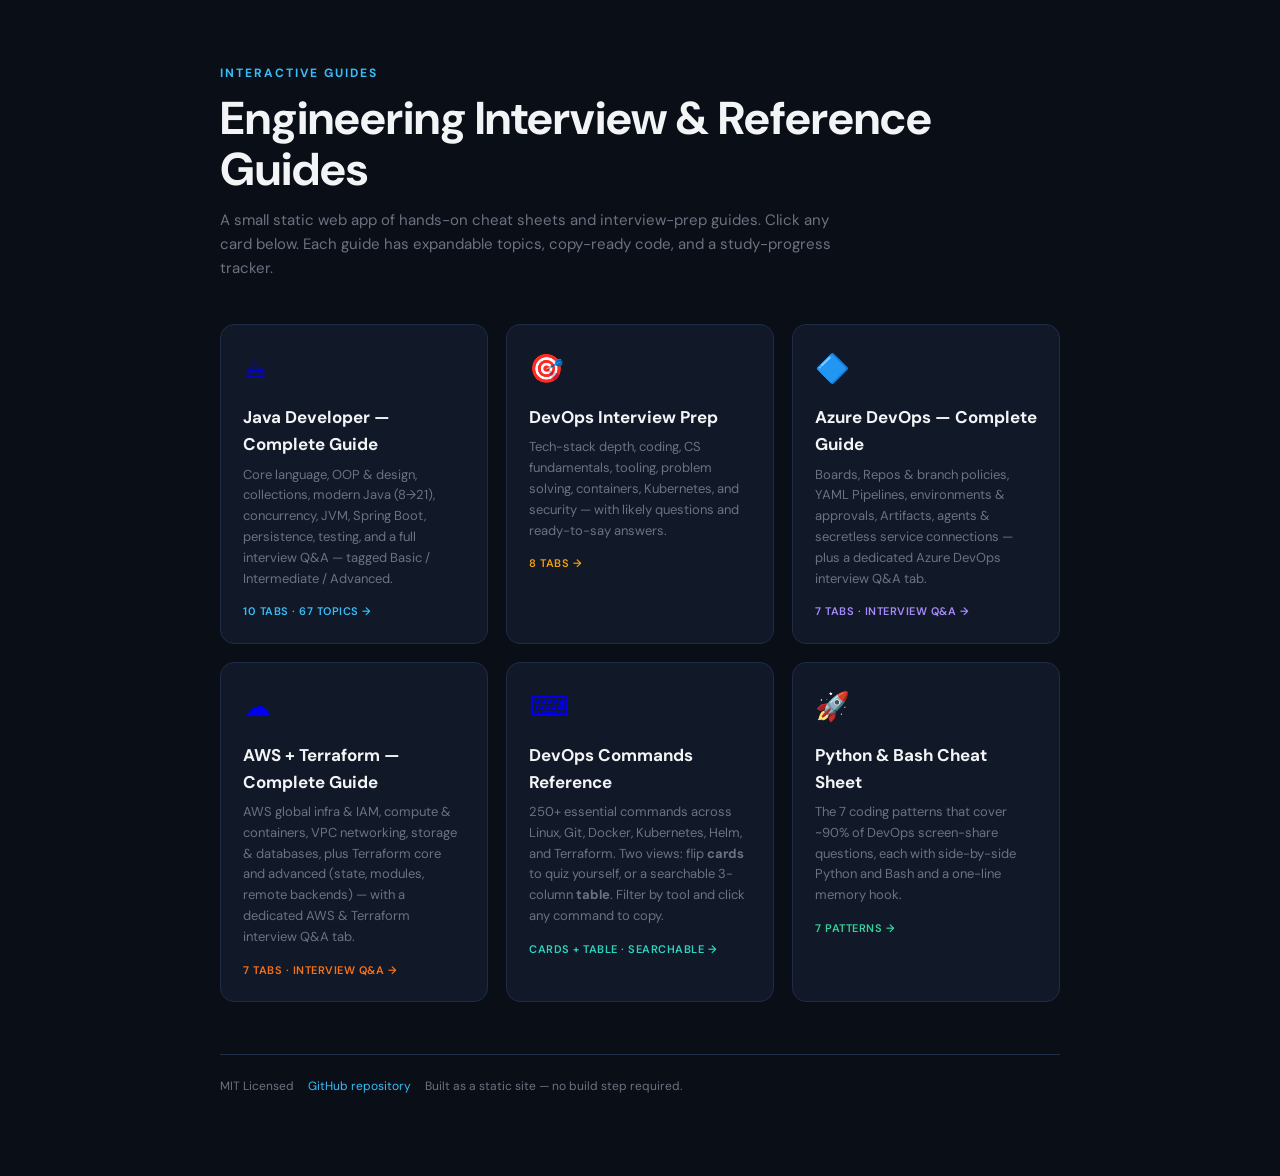
<file: index.html>
<!DOCTYPE html>
<html lang="en">
<head>
<meta charset="UTF-8">
<meta name="viewport" content="width=device-width, initial-scale=1.0">
<title>Engineering Interview & Reference Guides</title>
<meta name="description" content="Interactive cheat sheets and interview-prep guides for Java engineers and DevOps practitioners.">
<link href="https://fonts.googleapis.com/css2?family=DM+Sans:wght@400;500;600;700&display=swap" rel="stylesheet">
<link rel="stylesheet" href="assets/css/landing.css">
</head>
<body>
<div class="wrap">
  <header class="hero">
    <div class="eyebrow">Interactive Guides</div>
    <h1>Engineering Interview &amp; Reference Guides</h1>
    <p class="lede">A small static web app of hands-on cheat sheets and interview-prep guides. Click any card below. Each guide has expandable topics, copy-ready code, and a study-progress tracker.</p>
  </header>

  <main class="grid">
    <a class="card" href="java_developer_guide.html" style="--accent-card: var(--accent1)">
      <div class="card-icon">☕</div>
      <div class="card-title">Java Developer — Complete Guide</div>
      <div class="card-desc">Core language, OOP &amp; design, collections, modern Java (8→21), concurrency, JVM, Spring Boot, persistence, testing, and a full interview Q&amp;A — tagged Basic / Intermediate / Advanced.</div>
      <div class="card-meta">10 tabs · 67 topics →</div>
    </a>

    <a class="card" href="devops_full_interview_prep.html" style="--accent-card: var(--accent2)">
      <div class="card-icon">🎯</div>
      <div class="card-title">DevOps Interview Prep</div>
      <div class="card-desc">Tech-stack depth, coding, CS fundamentals, tooling, problem solving, containers, Kubernetes, and security — with likely questions and ready-to-say answers.</div>
      <div class="card-meta">8 tabs →</div>
    </a>

    <a class="card" href="azure_devops_guide.html" style="--accent-card: var(--accent4)">
      <div class="card-icon">🔷</div>
      <div class="card-title">Azure DevOps — Complete Guide</div>
      <div class="card-desc">Boards, Repos &amp; branch policies, YAML Pipelines, environments &amp; approvals, Artifacts, agents &amp; secretless service connections — plus a dedicated Azure DevOps interview Q&amp;A tab.</div>
      <div class="card-meta">7 tabs · interview Q&amp;A →</div>
    </a>

    <a class="card" href="aws_terraform_guide.html" style="--accent-card: var(--accent8)">
      <div class="card-icon">☁️</div>
      <div class="card-title">AWS + Terraform — Complete Guide</div>
      <div class="card-desc">AWS global infra &amp; IAM, compute &amp; containers, VPC networking, storage &amp; databases, plus Terraform core and advanced (state, modules, remote backends) — with a dedicated AWS &amp; Terraform interview Q&amp;A tab.</div>
      <div class="card-meta">7 tabs · interview Q&amp;A →</div>
    </a>

    <a class="card" href="devops_commands.html" style="--accent-card: var(--accent6)">
      <div class="card-icon">⌨️</div>
      <div class="card-title">DevOps Commands Reference</div>
      <div class="card-desc">250+ essential commands across Linux, Git, Docker, Kubernetes, Helm, and Terraform. Two views: flip <strong>cards</strong> to quiz yourself, or a searchable 3-column <strong>table</strong>. Filter by tool and click any command to copy.</div>
      <div class="card-meta">cards + table · searchable →</div>
    </a>

    <a class="card" href="devops_code_cheatsheet.html" style="--accent-card: var(--accent3)">
      <div class="card-icon">🚀</div>
      <div class="card-title">Python &amp; Bash Cheat Sheet</div>
      <div class="card-desc">The 7 coding patterns that cover ~90% of DevOps screen-share questions, each with side-by-side Python and Bash and a one-line memory hook.</div>
      <div class="card-meta">7 patterns →</div>
    </a>
  </main>

  <footer class="footer">
    <span>MIT Licensed</span>
    <a href="https://github.com/ahafarag/devops_cheat_sheet">GitHub repository</a>
    <span>Built as a static site — no build step required.</span>
  </footer>
</div>
</body>
</html>
</file>
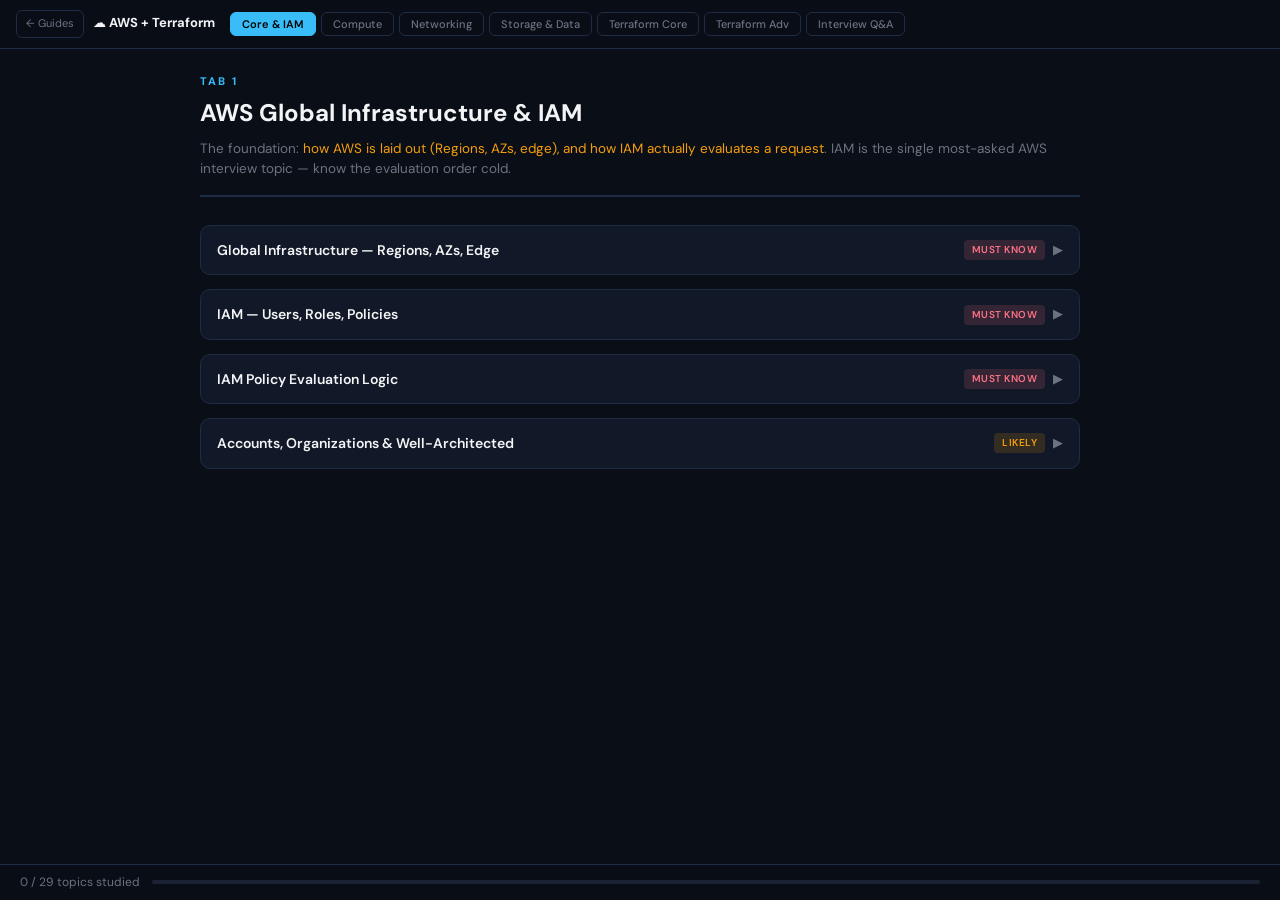
<file: aws_terraform_guide.html>
<!DOCTYPE html>
<html lang="en">
<head>
<meta charset="UTF-8">
<meta name="viewport" content="width=device-width, initial-scale=1.0">
<title>AWS + Terraform — Complete Guide</title>
<link href="https://fonts.googleapis.com/css2?family=JetBrains+Mono:wght@400;600&family=DM+Sans:wght@400;500;600;700&display=swap" rel="stylesheet">
<link rel="stylesheet" href="assets/css/guide.css">
</head>
<body>
<div class="topbar" id="topbar">
  <a class="home-link" href="index.html">← Guides</a>
  <span class="topbar-title" id="guide-title"></span>
</div>
<div class="main" id="main"></div>
<div class="progress-bar">
  <span id="prog-text">0 / 0 topics studied</span>
  <div class="progress-track"><div class="progress-fill" id="prog-fill" style="width:0%"></div></div>
</div>
<script>window.GUIDE_TITLE = '☁️ AWS + Terraform';</script>
<script src="assets/js/data/aws-terraform/01-core-iam.js"></script>
<script src="assets/js/data/aws-terraform/02-compute.js"></script>
<script src="assets/js/data/aws-terraform/03-networking.js"></script>
<script src="assets/js/data/aws-terraform/04-storage-data.js"></script>
<script src="assets/js/data/aws-terraform/05-terraform-core.js"></script>
<script src="assets/js/data/aws-terraform/06-terraform-advanced.js"></script>
<script src="assets/js/data/aws-terraform/07-interview-qa.js"></script>
<script src="assets/js/guide-renderer.js"></script>
</body>
</html>
</file>
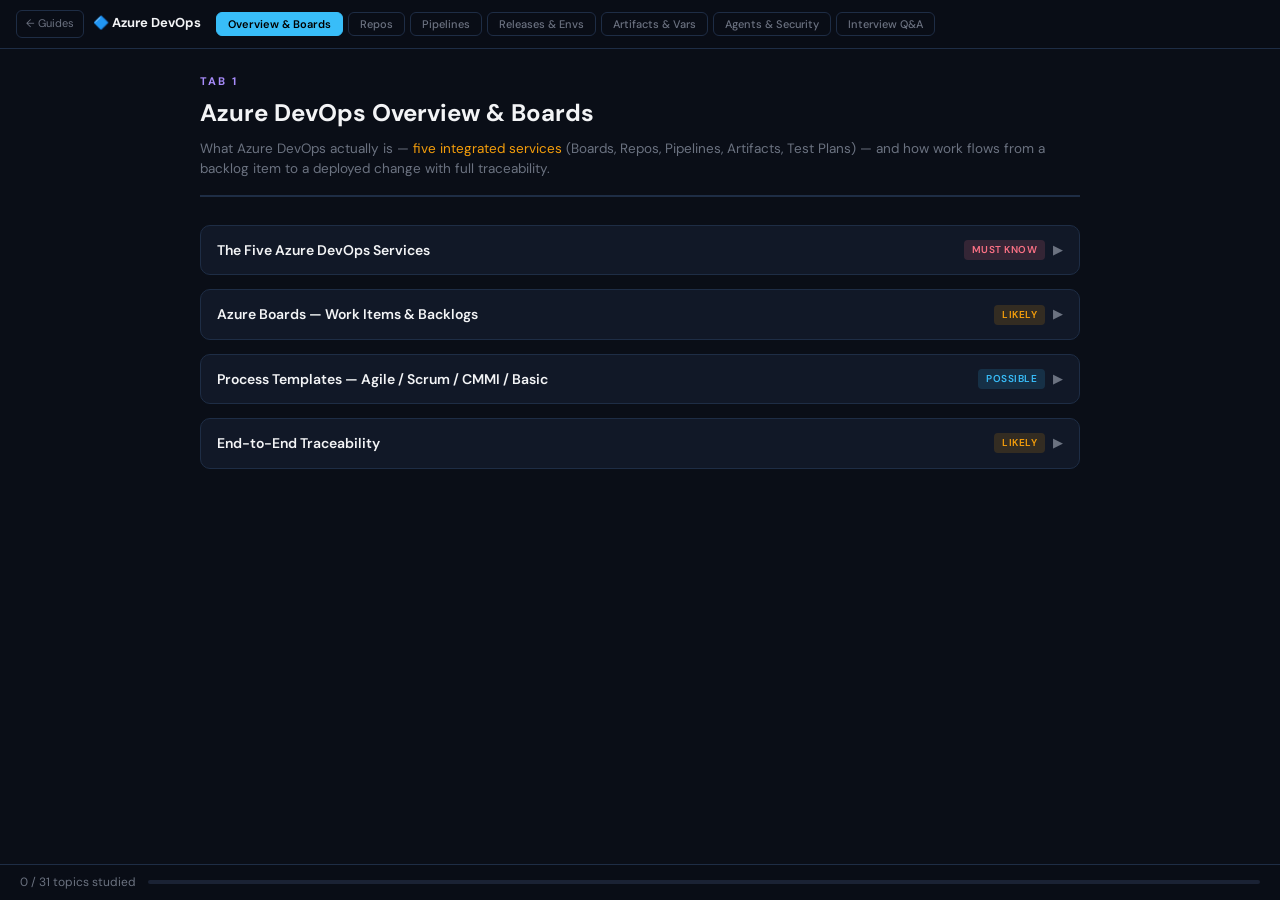
<file: azure_devops_guide.html>
<!DOCTYPE html>
<html lang="en">
<head>
<meta charset="UTF-8">
<meta name="viewport" content="width=device-width, initial-scale=1.0">
<title>Azure DevOps — Complete Guide</title>
<link href="https://fonts.googleapis.com/css2?family=JetBrains+Mono:wght@400;600&family=DM+Sans:wght@400;500;600;700&display=swap" rel="stylesheet">
<link rel="stylesheet" href="assets/css/guide.css">
</head>
<body>
<div class="topbar" id="topbar">
  <a class="home-link" href="index.html">← Guides</a>
  <span class="topbar-title" id="guide-title"></span>
</div>
<div class="main" id="main"></div>
<div class="progress-bar">
  <span id="prog-text">0 / 0 topics studied</span>
  <div class="progress-track"><div class="progress-fill" id="prog-fill" style="width:0%"></div></div>
</div>
<script>window.GUIDE_TITLE = '🔷 Azure DevOps';</script>
<script src="assets/js/data/azure-devops/01-overview-boards.js"></script>
<script src="assets/js/data/azure-devops/02-repos.js"></script>
<script src="assets/js/data/azure-devops/03-pipelines.js"></script>
<script src="assets/js/data/azure-devops/04-releases-environments.js"></script>
<script src="assets/js/data/azure-devops/05-artifacts-variables.js"></script>
<script src="assets/js/data/azure-devops/06-agents-security.js"></script>
<script src="assets/js/data/azure-devops/07-interview-qa.js"></script>
<script src="assets/js/guide-renderer.js"></script>
</body>
</html>
</file>
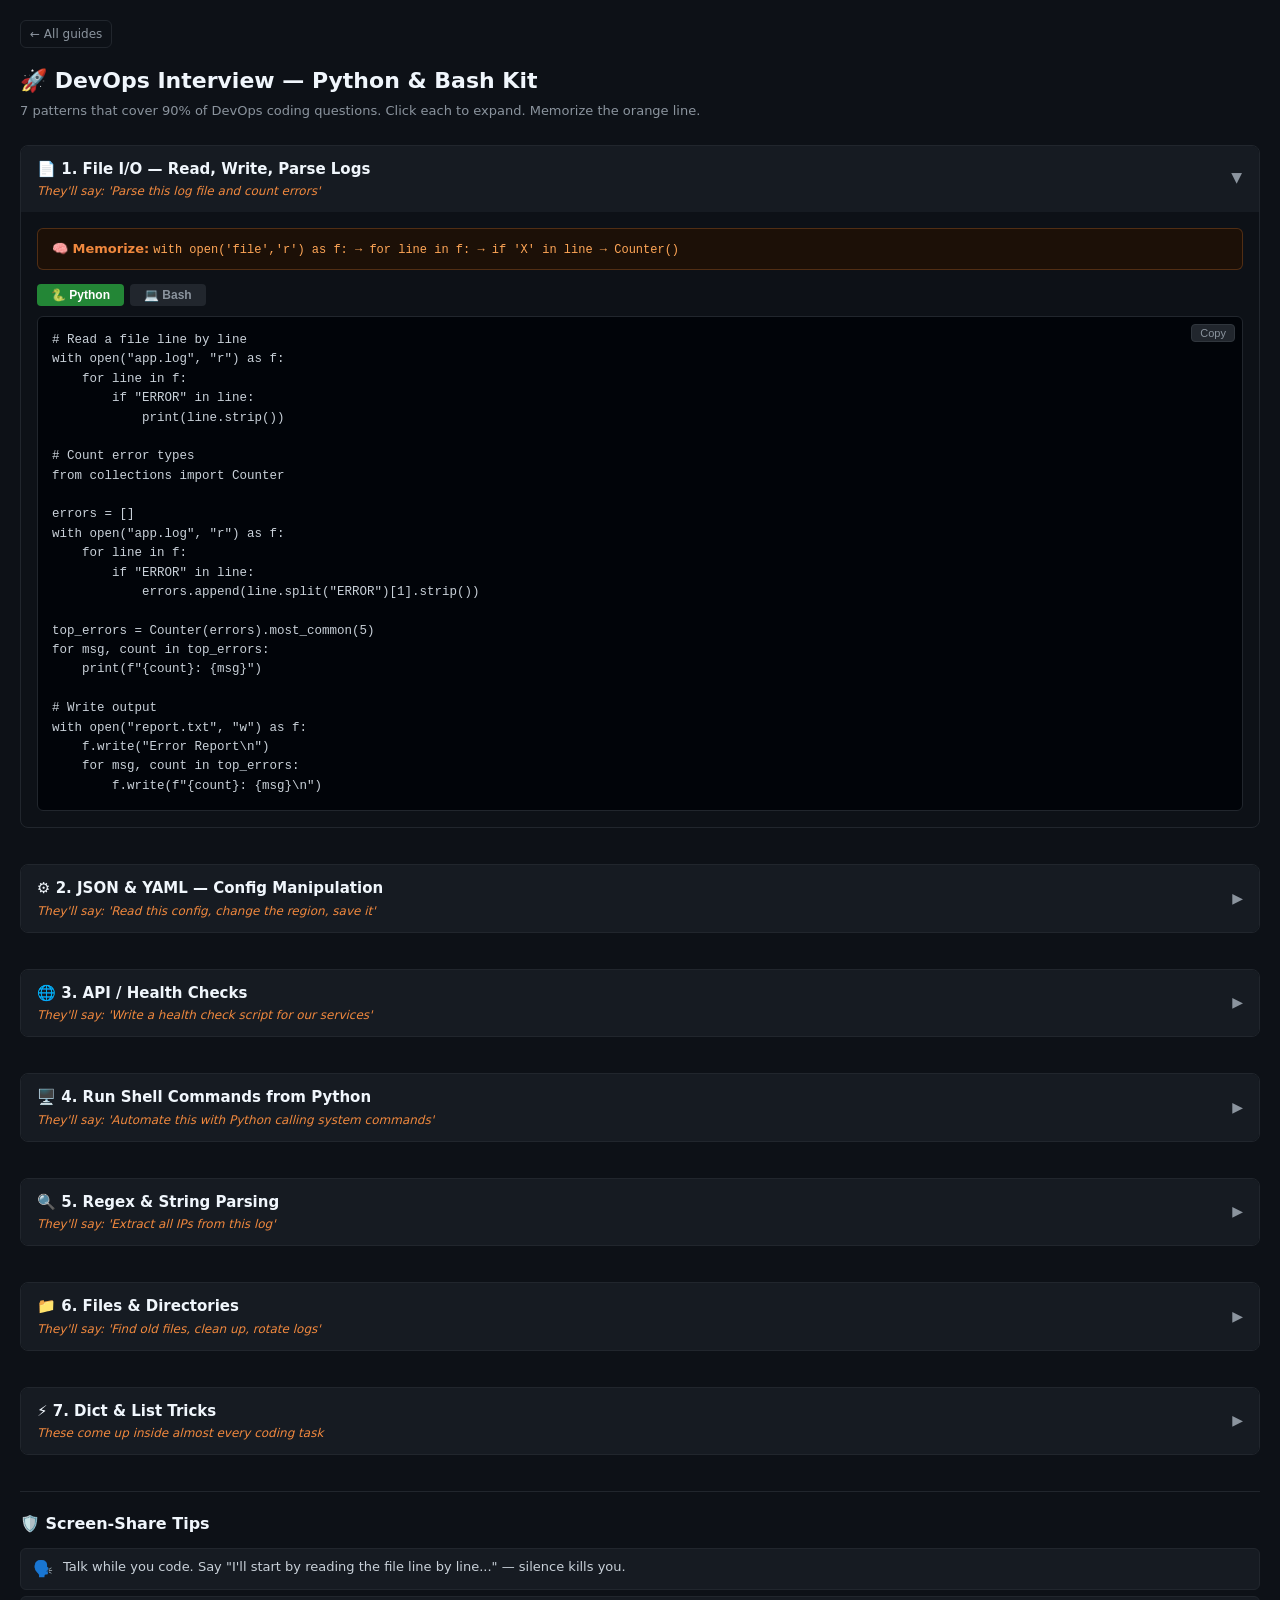
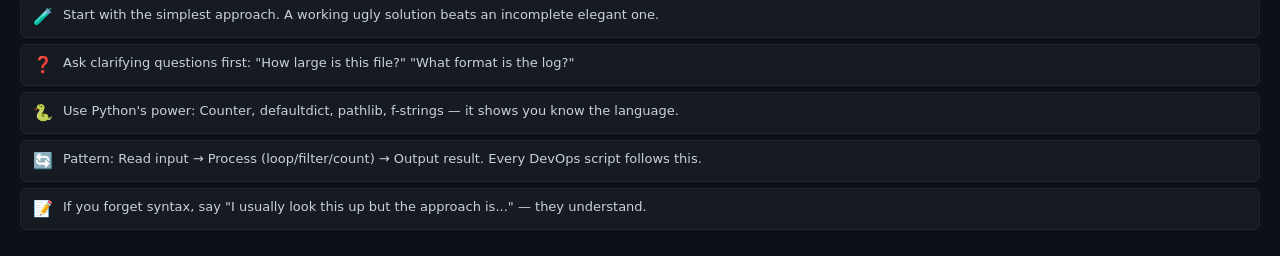
<file: devops_code_cheatsheet.html>
<!DOCTYPE html>
<html lang="en">
<head>
<meta charset="UTF-8">
<meta name="viewport" content="width=device-width, initial-scale=1.0">
<title>DevOps Interview — Python &amp; Bash Cheat Sheet</title>
<link rel="stylesheet" href="assets/css/cheatsheet.css">
</head>
<body>

<a class="home-link" href="index.html">← All guides</a>

<h1>🚀 DevOps Interview — Python &amp; Bash Kit</h1>
<p class="subtitle">7 patterns that cover 90% of DevOps coding questions. Click each to expand. Memorize the orange line.</p>

<div id="sections"></div>

<div class="tips">
  <h2>🛡️ Screen-Share Tips</h2>
  <div class="tip"><span class="tip-icon">🗣️</span><span>Talk while you code. Say "I'll start by reading the file line by line..." — silence kills you.</span></div>
  <div class="tip"><span class="tip-icon">🧪</span><span>Start with the simplest approach. A working ugly solution beats an incomplete elegant one.</span></div>
  <div class="tip"><span class="tip-icon">❓</span><span>Ask clarifying questions first: "How large is this file?" "What format is the log?"</span></div>
  <div class="tip"><span class="tip-icon">🐍</span><span>Use Python's power: Counter, defaultdict, pathlib, f-strings — it shows you know the language.</span></div>
  <div class="tip"><span class="tip-icon">🔄</span><span>Pattern: Read input → Process (loop/filter/count) → Output result. Every DevOps script follows this.</span></div>
  <div class="tip"><span class="tip-icon">📝</span><span>If you forget syntax, say "I usually look this up but the approach is..." — they understand.</span></div>
</div>

<!-- Section data (one file per pattern) -->
<script src="assets/js/data/devops-cheatsheet/01-file-io.js"></script>
<script src="assets/js/data/devops-cheatsheet/02-json-yaml.js"></script>
<script src="assets/js/data/devops-cheatsheet/03-api-health.js"></script>
<script src="assets/js/data/devops-cheatsheet/04-shell-commands.js"></script>
<script src="assets/js/data/devops-cheatsheet/05-regex-strings.js"></script>
<script src="assets/js/data/devops-cheatsheet/06-files-dirs.js"></script>
<script src="assets/js/data/devops-cheatsheet/07-dict-list-tricks.js"></script>
<!-- Renderer (must load last) -->
<script src="assets/js/cheatsheet-renderer.js"></script>
</body>
</html>
</file>
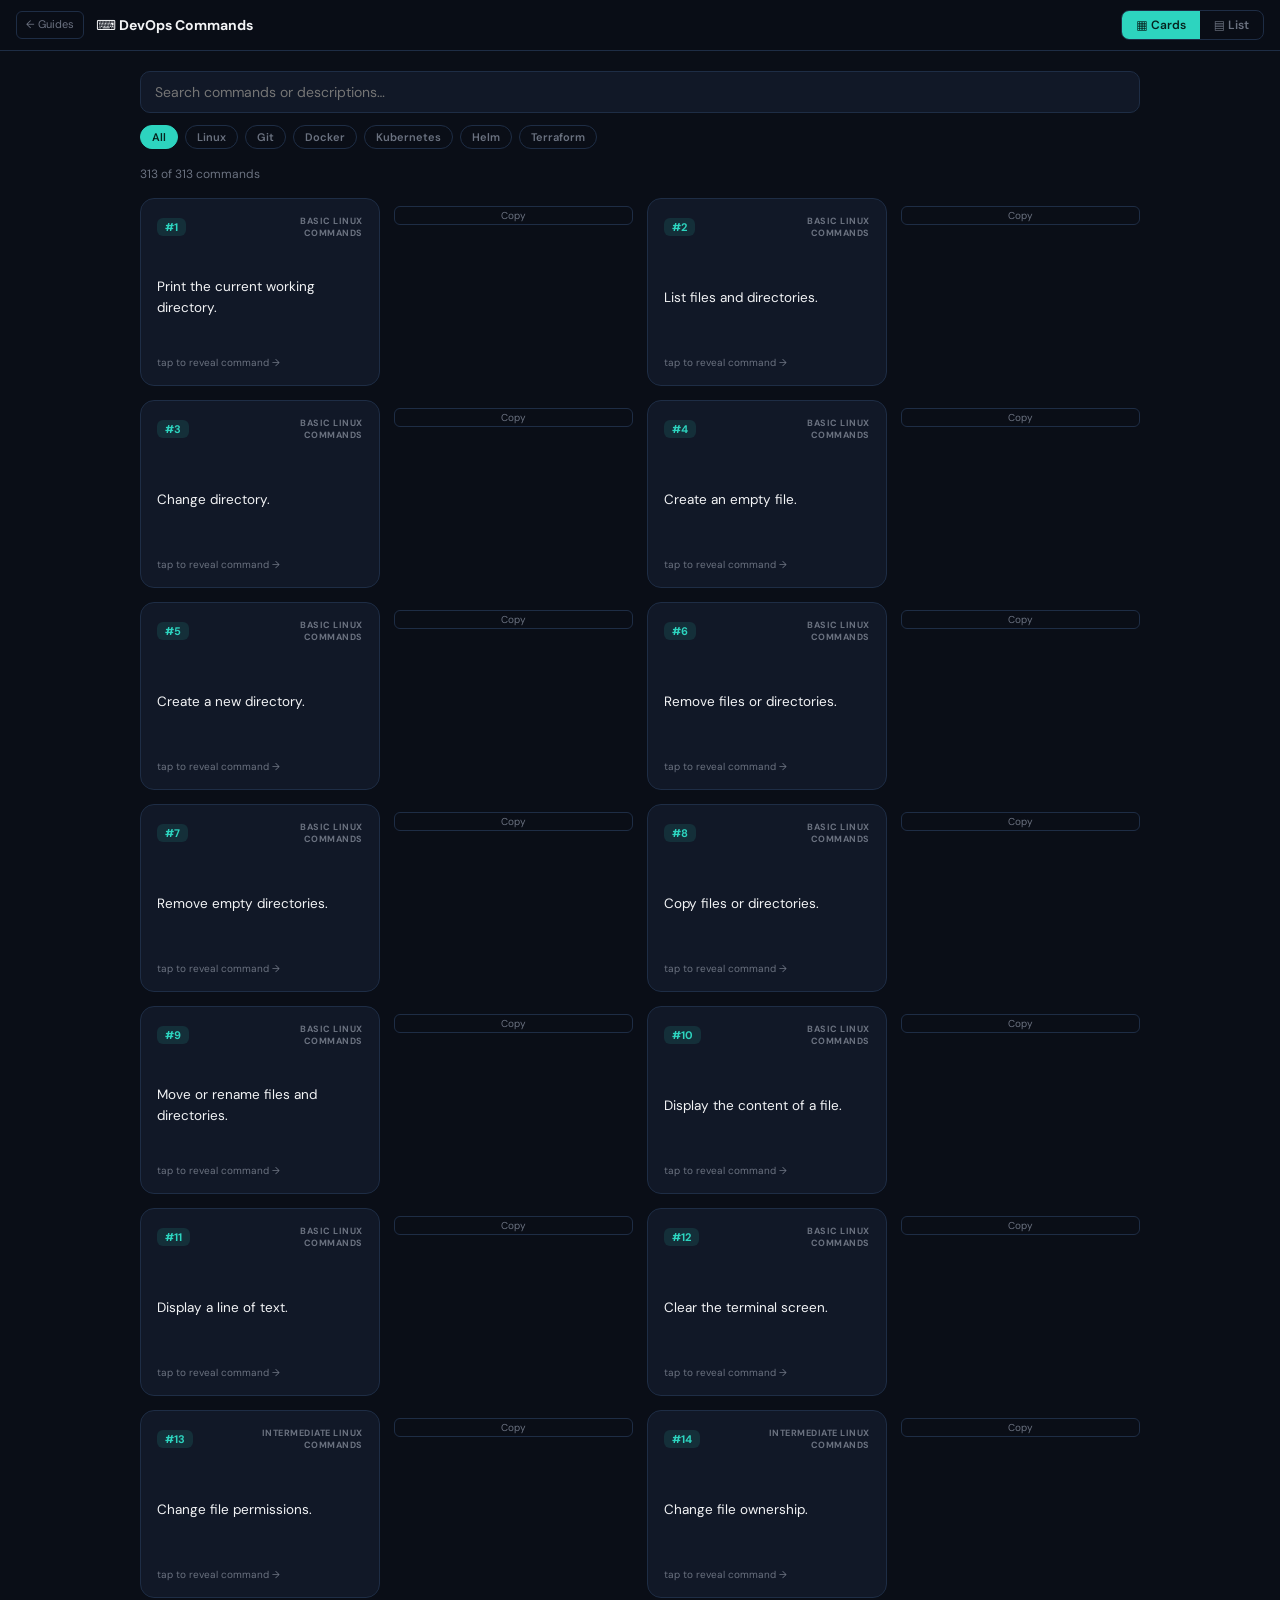
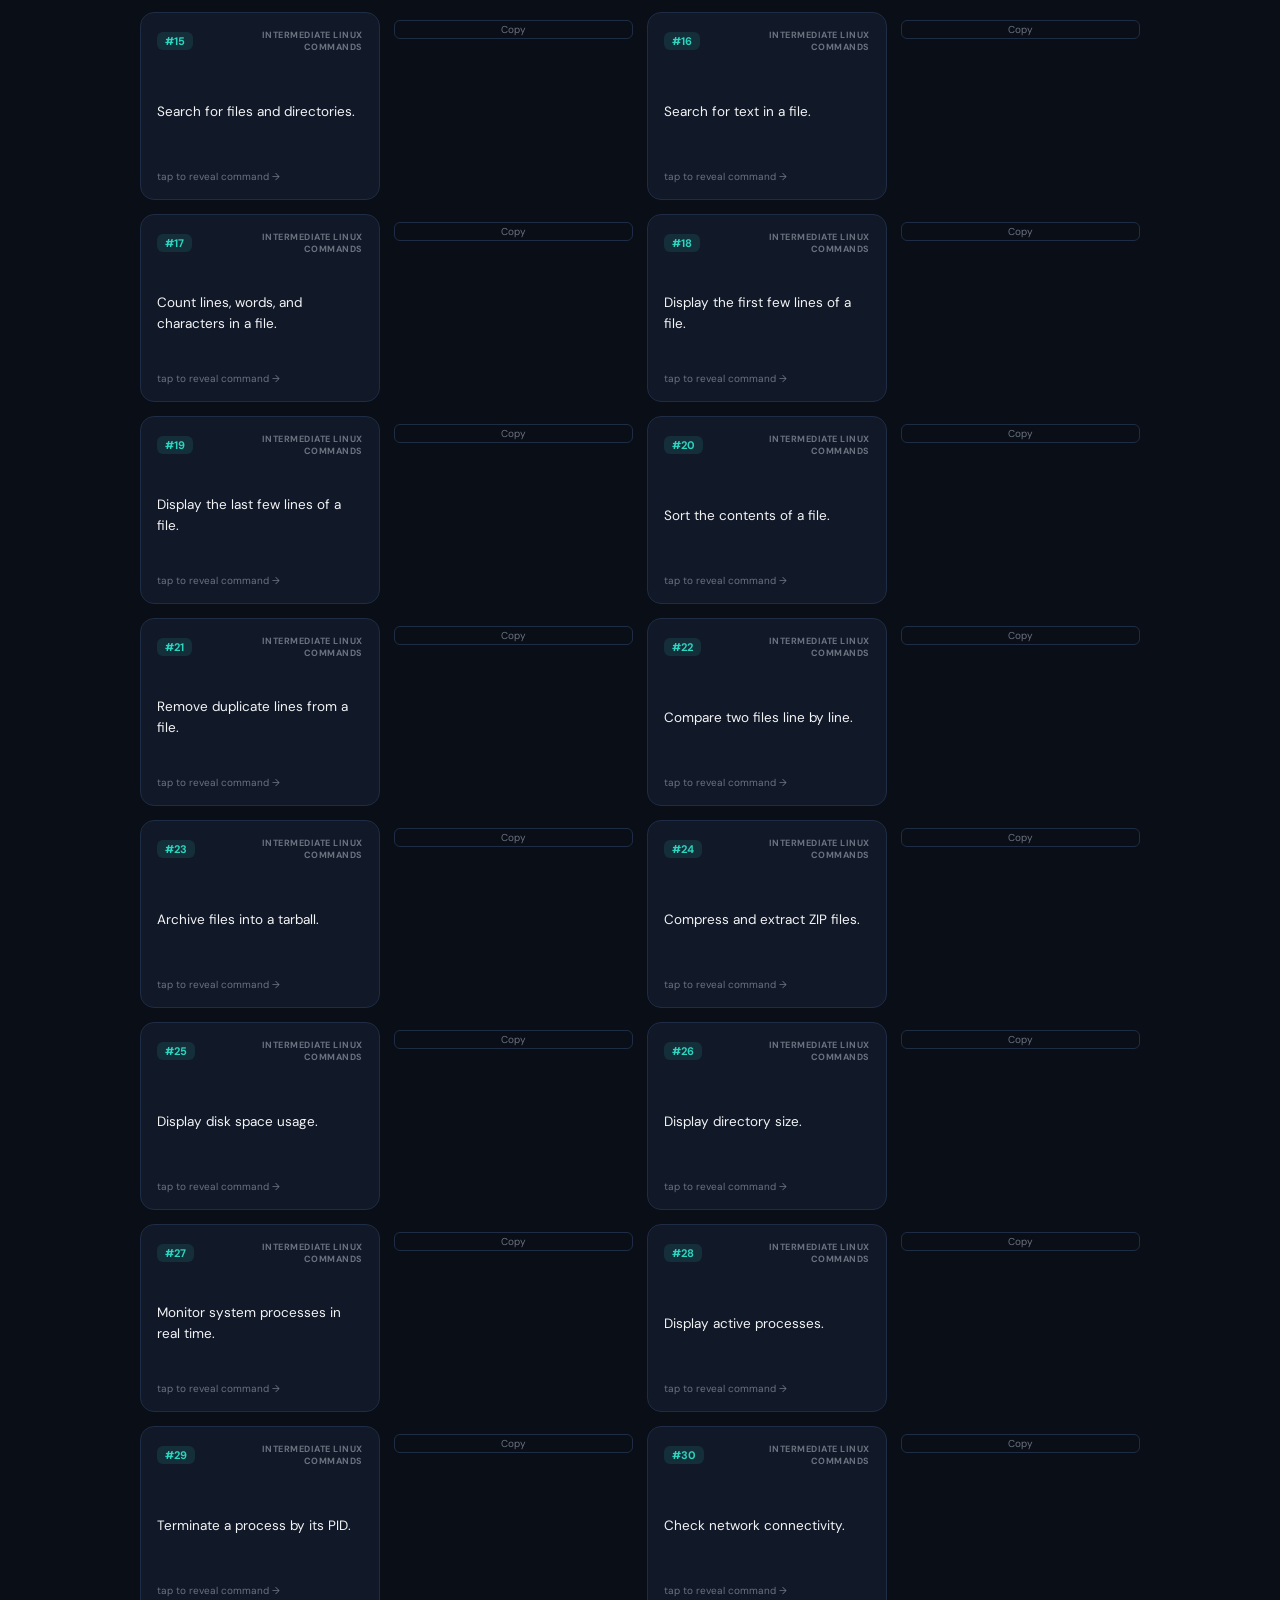
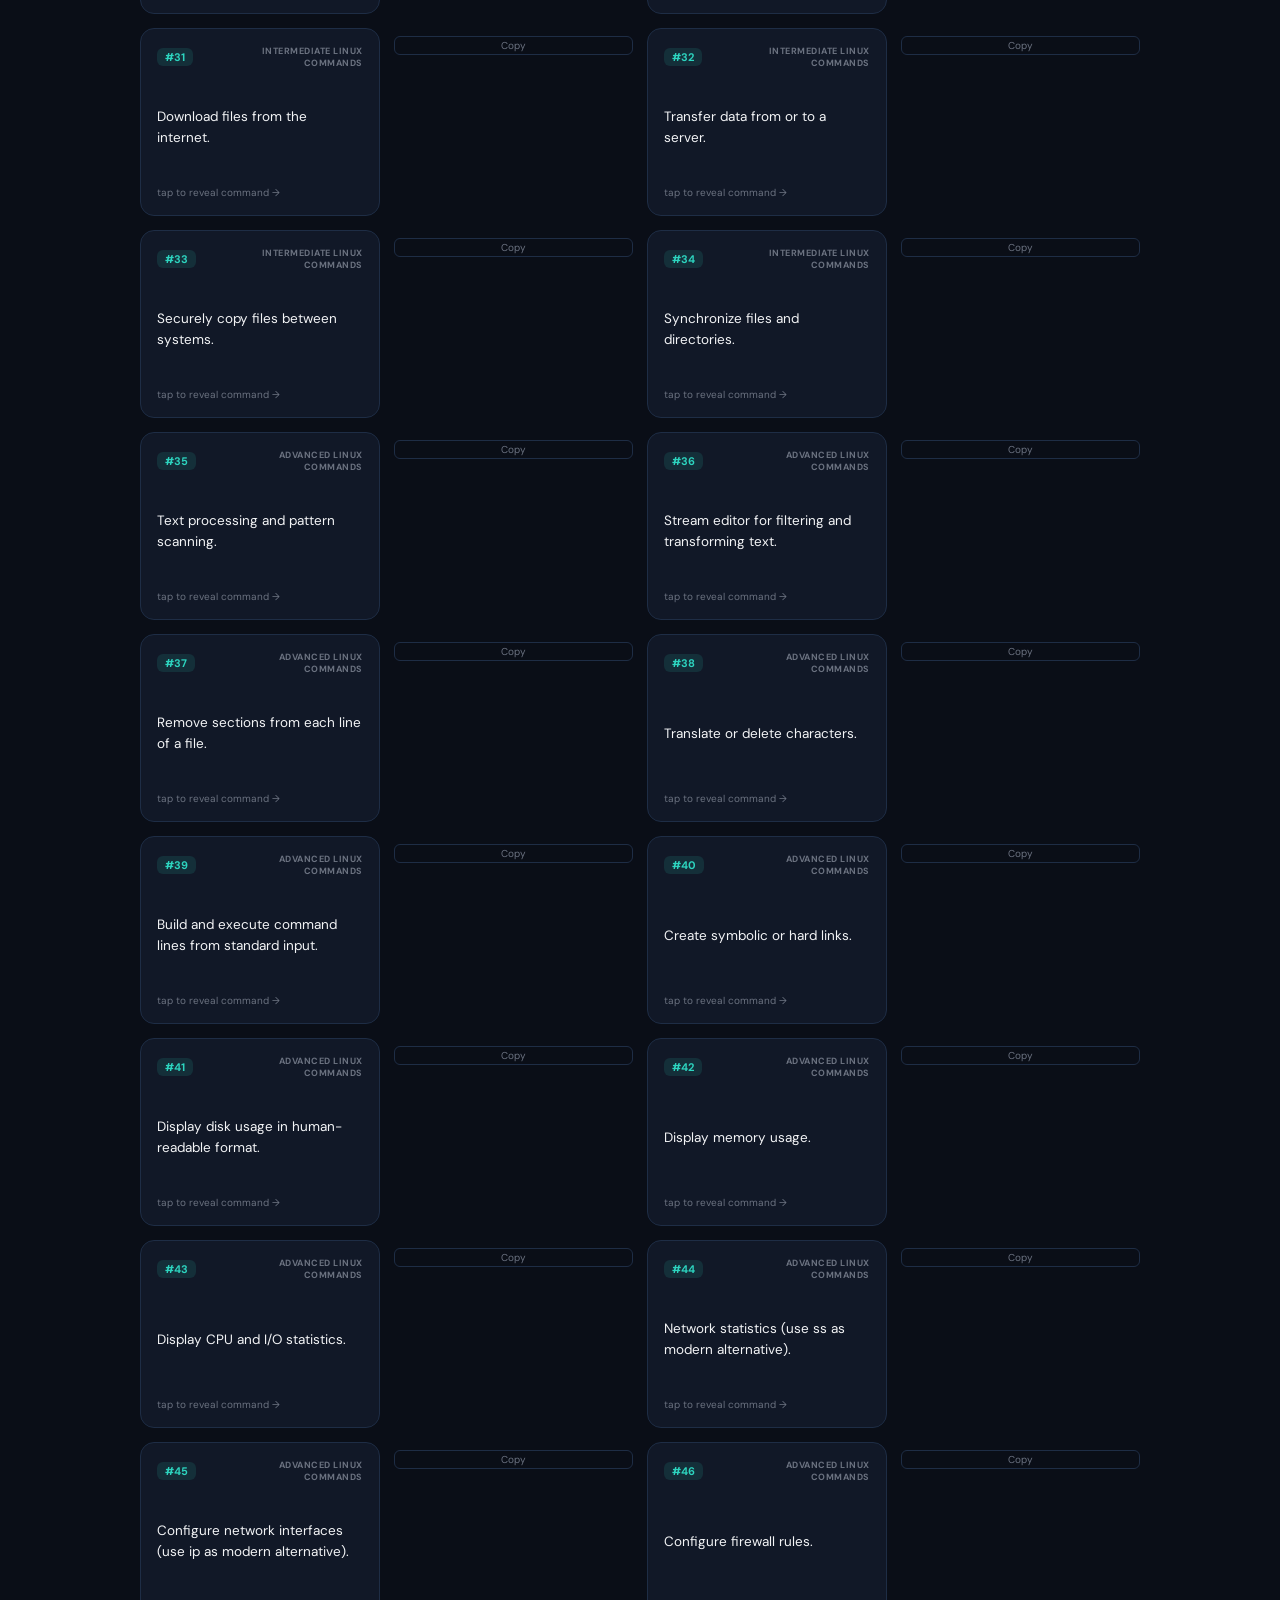
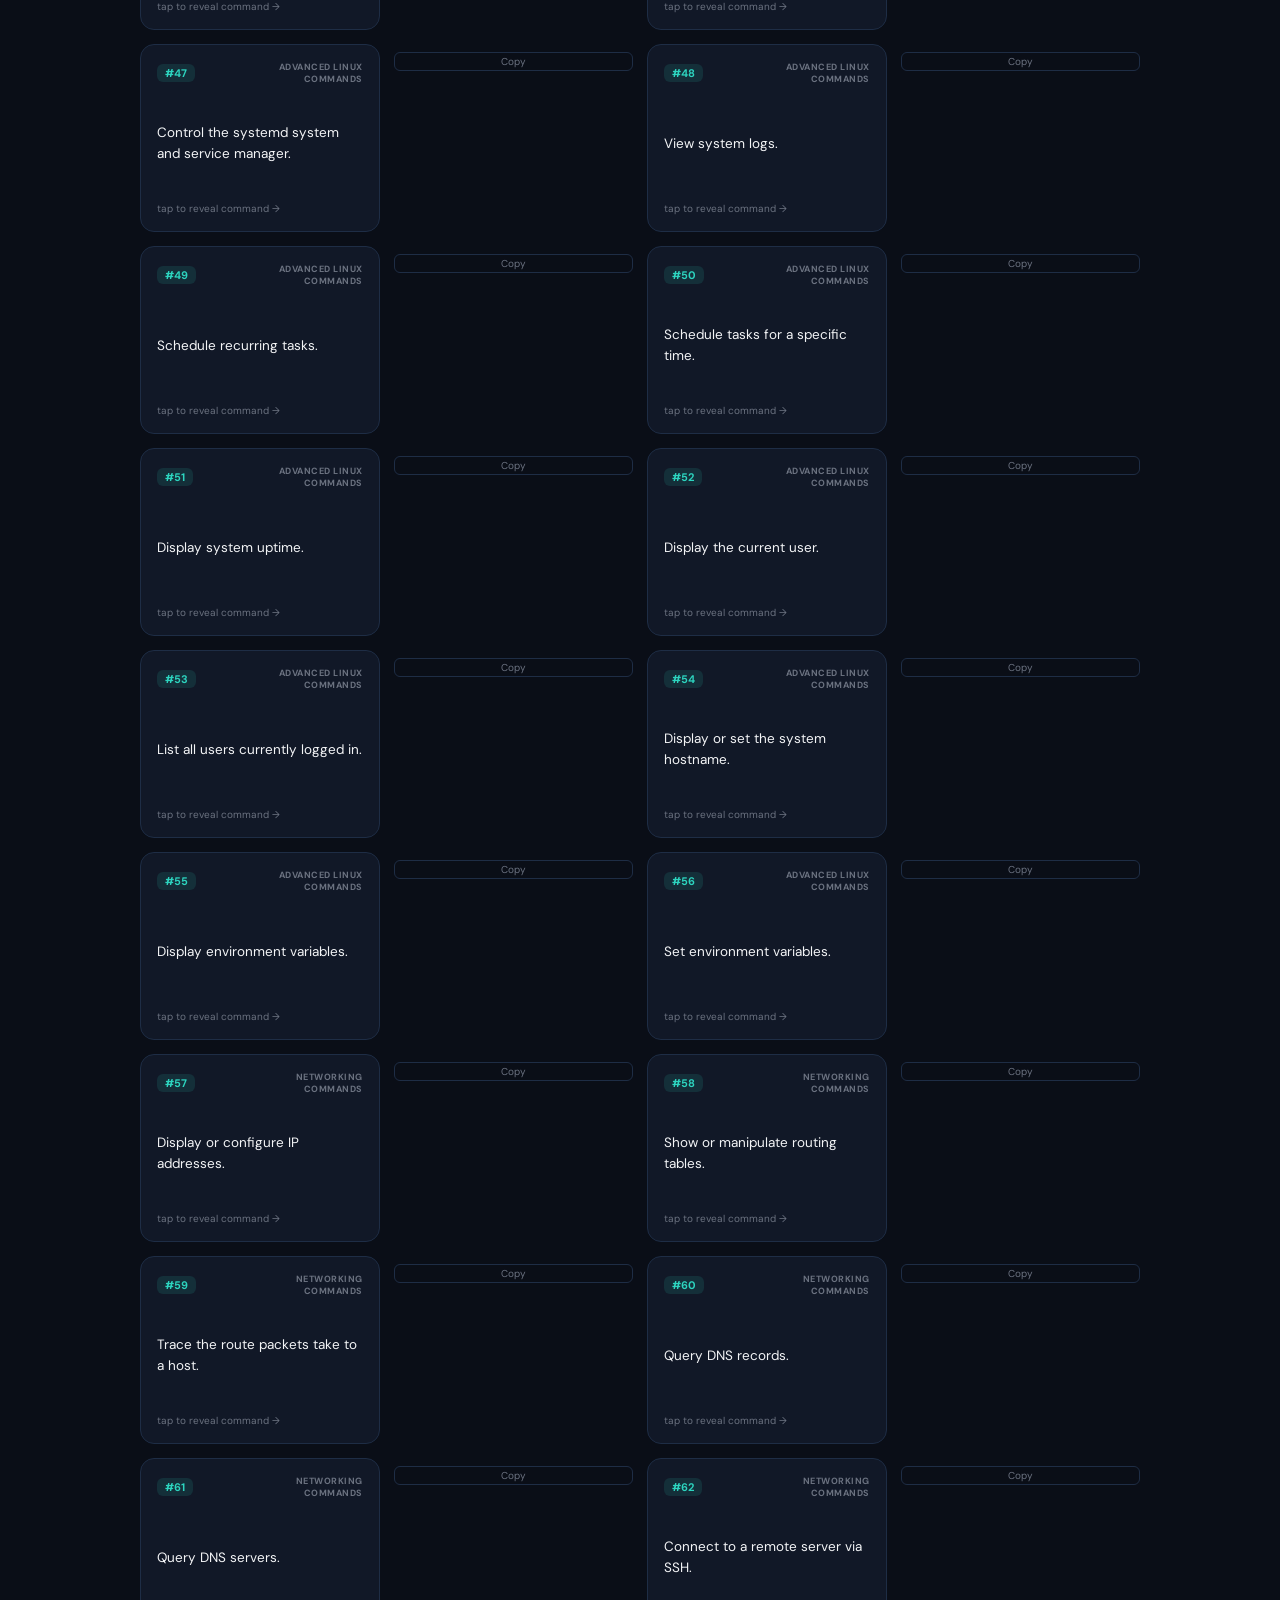
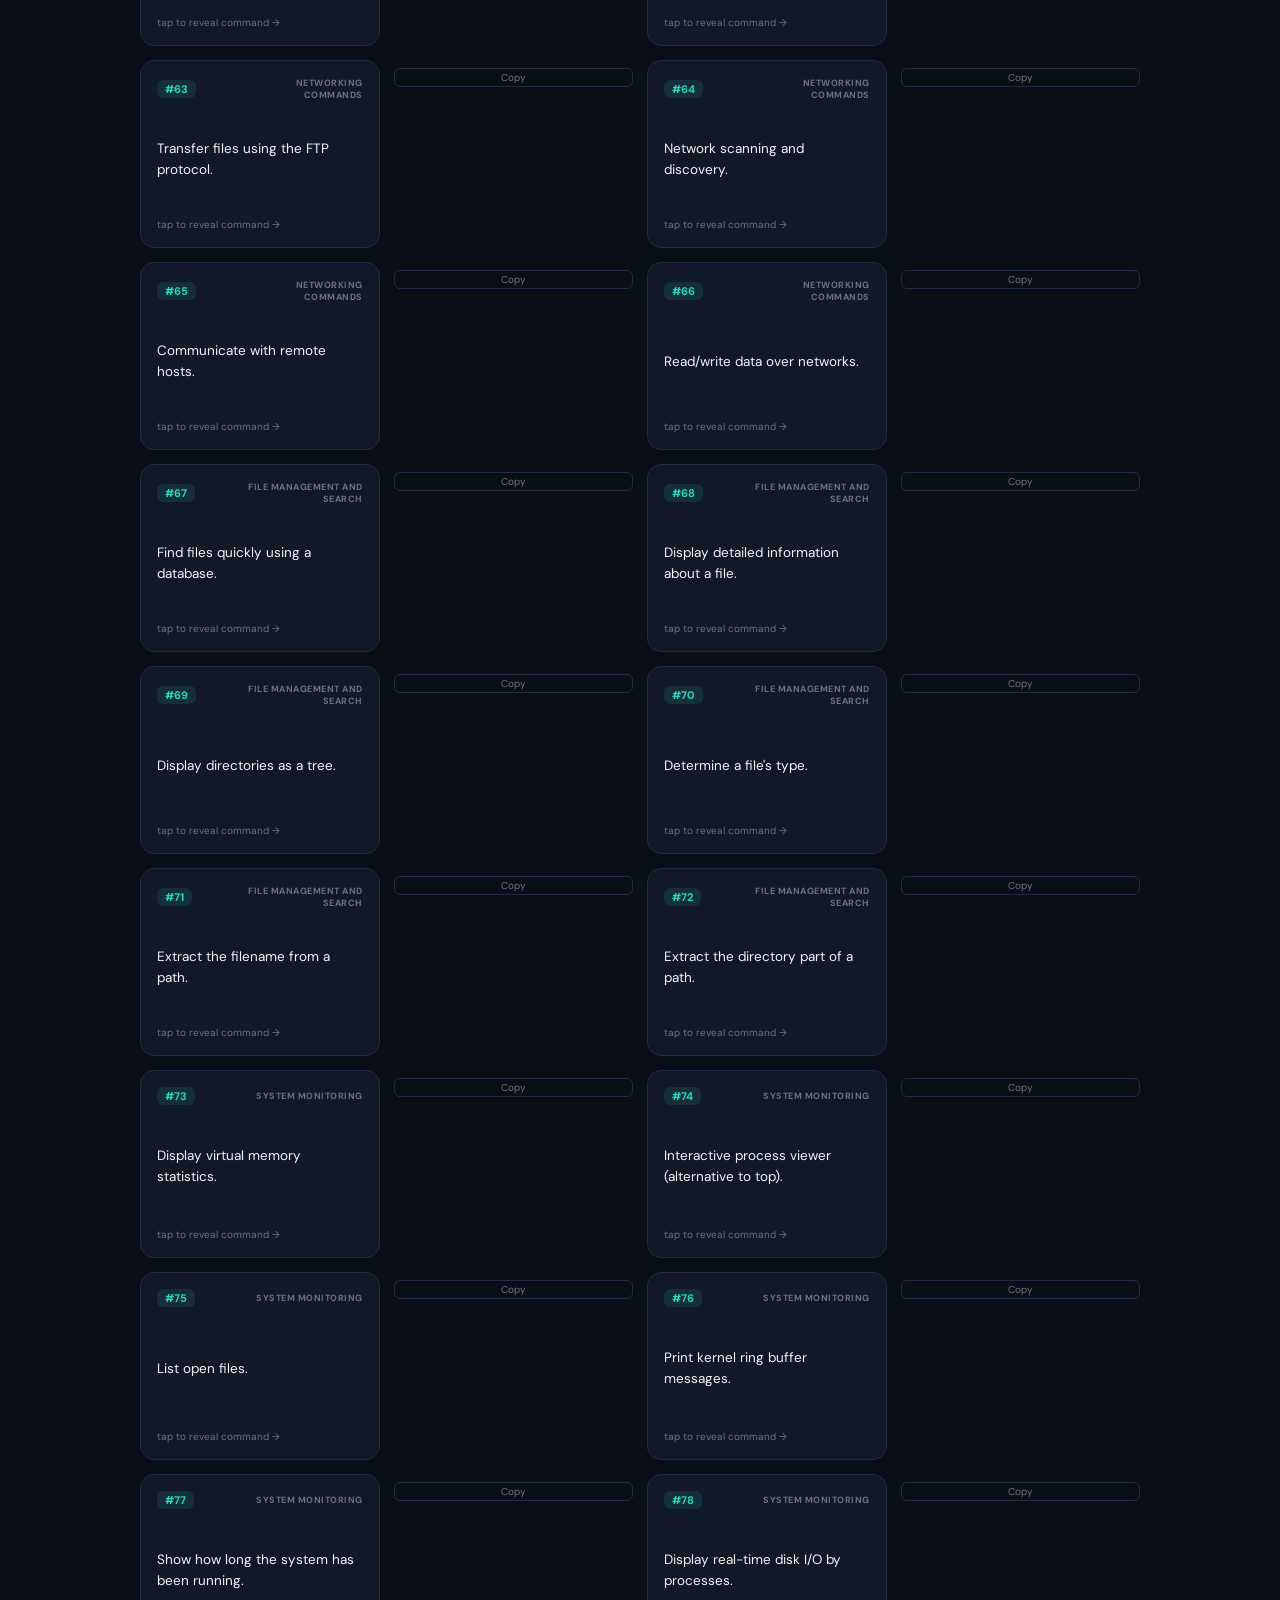
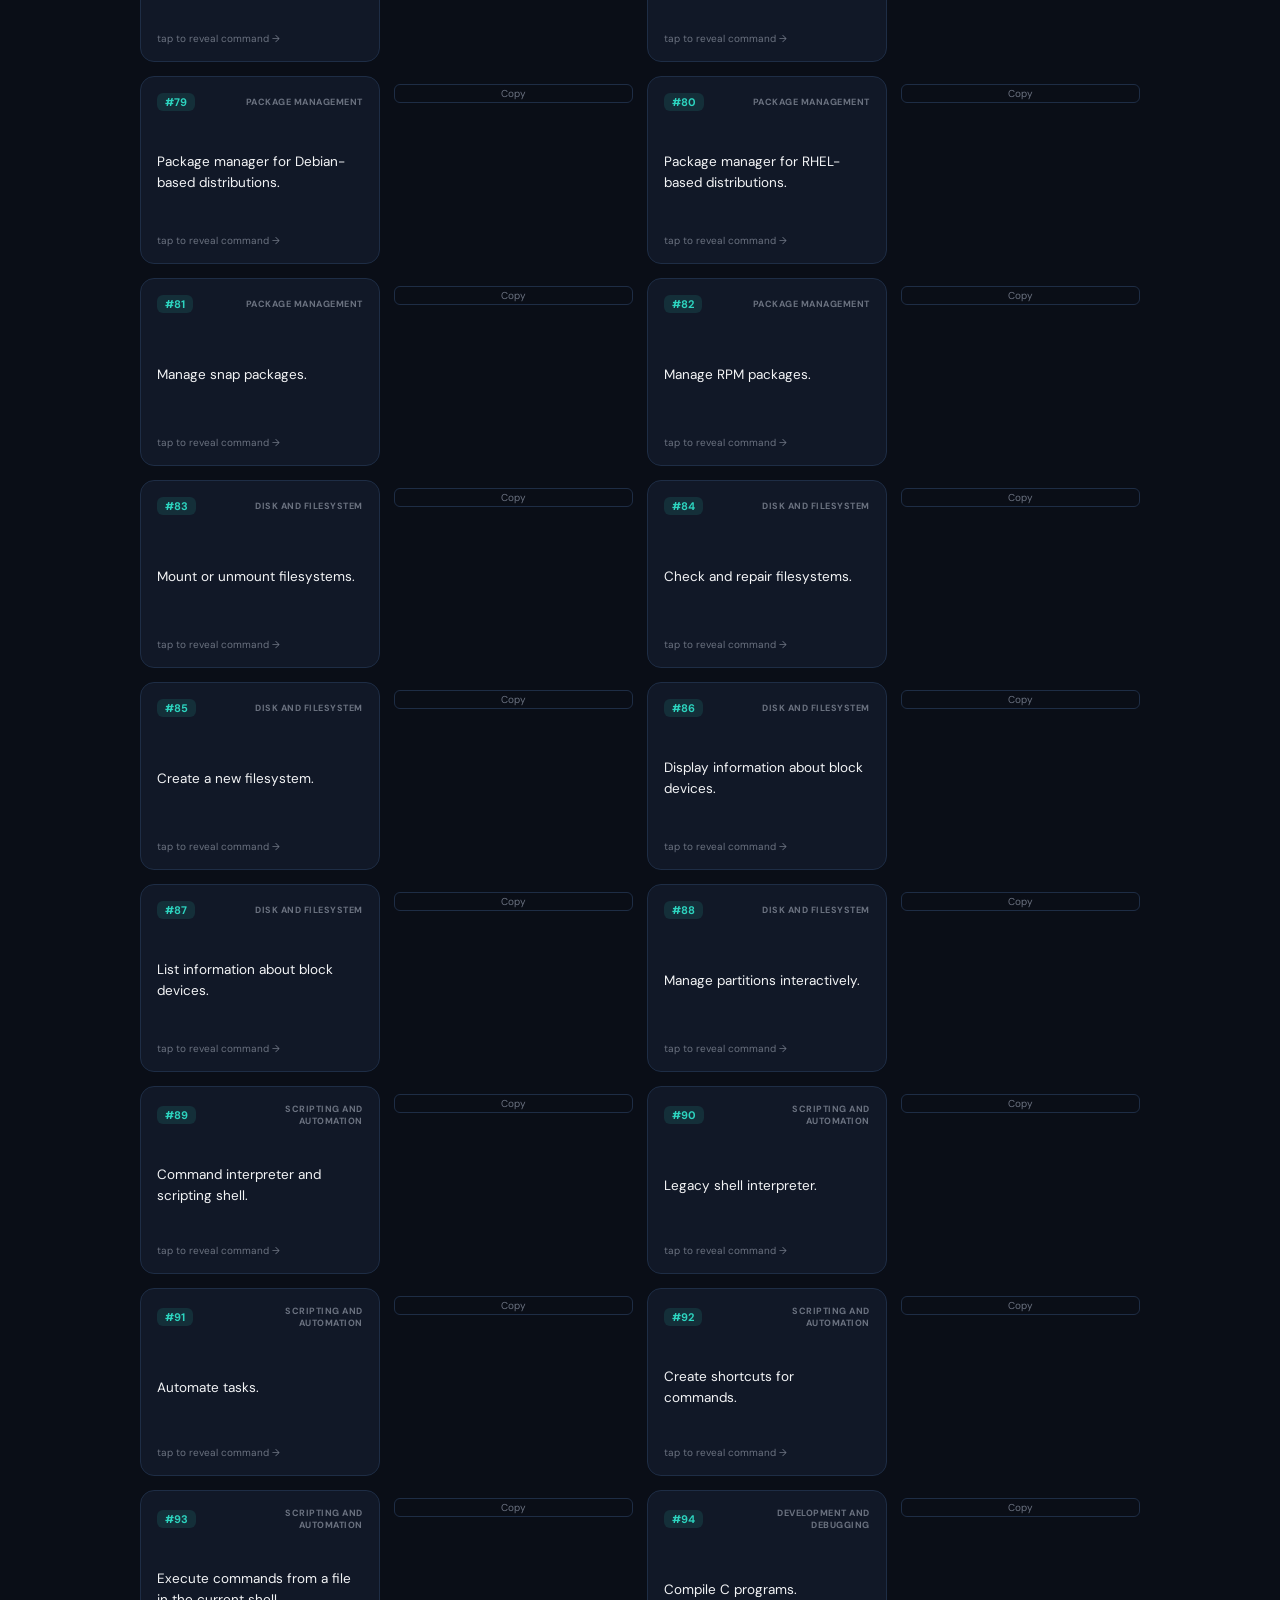
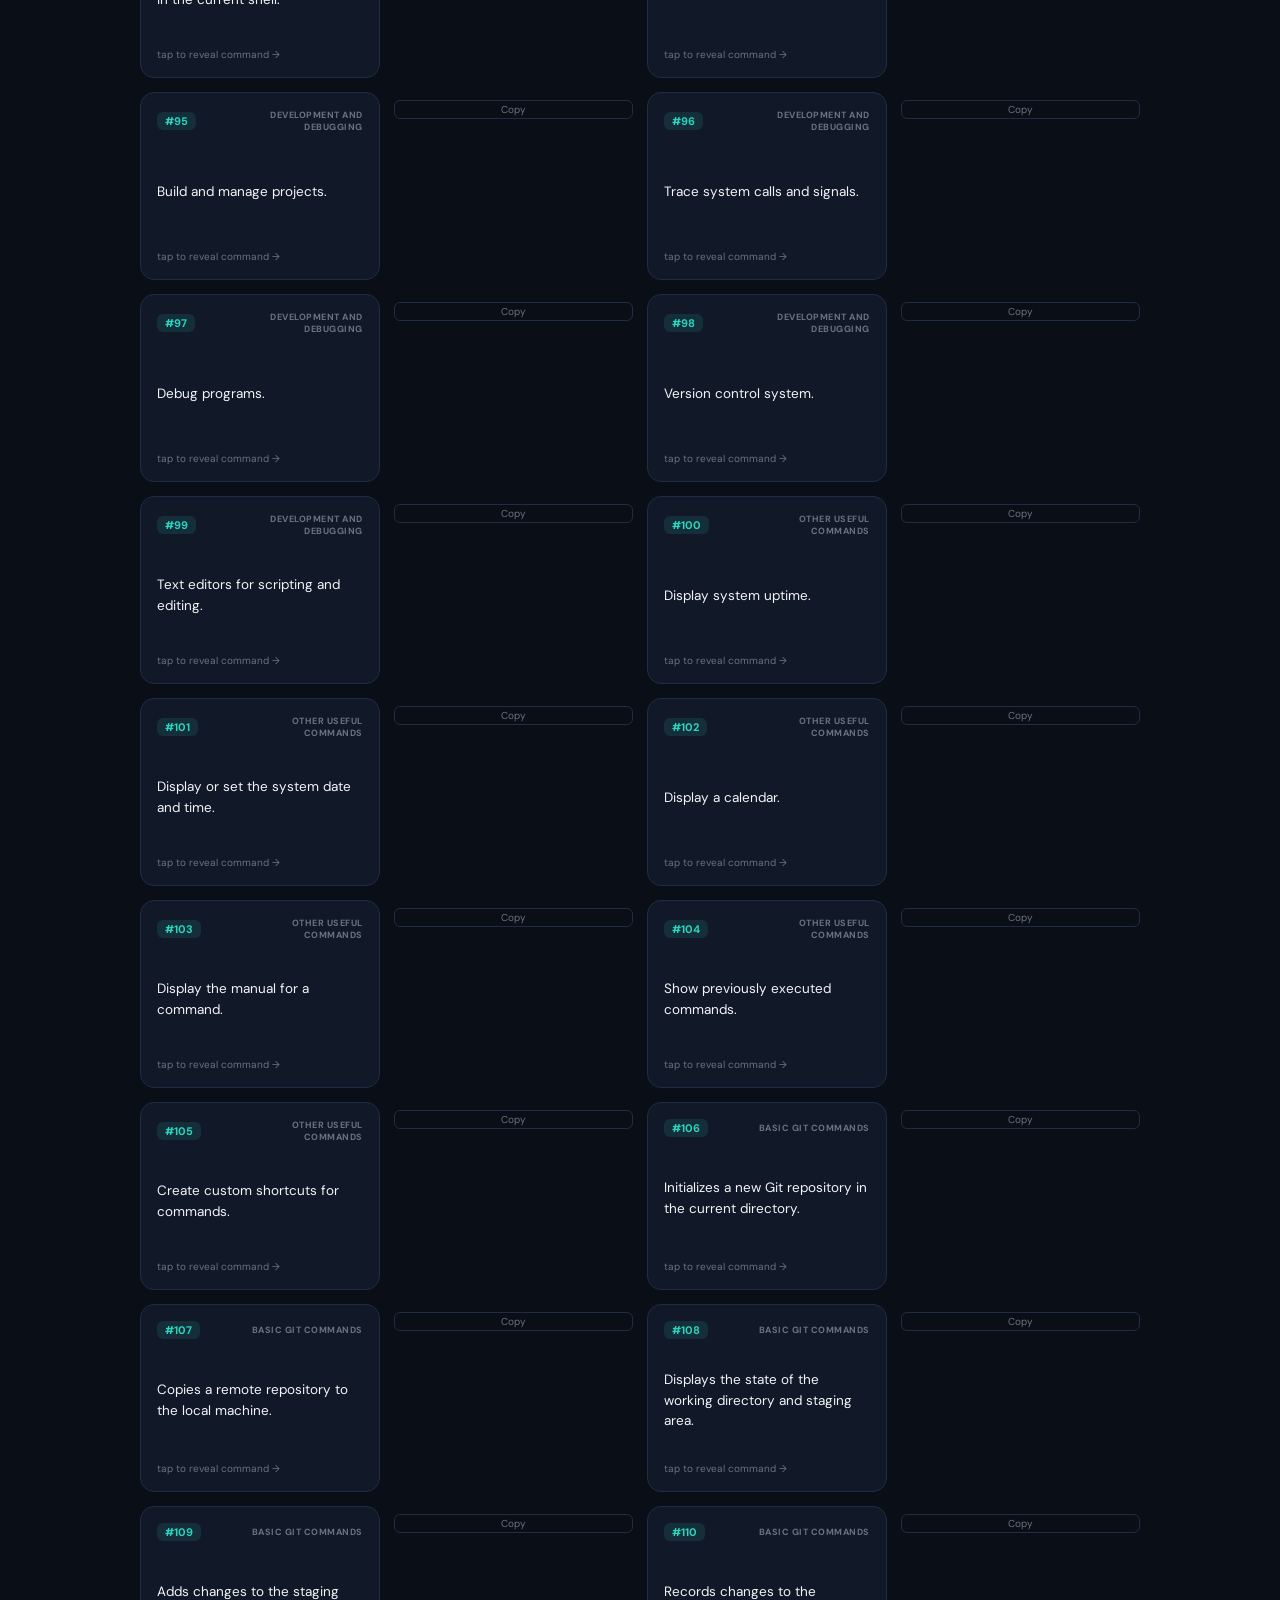
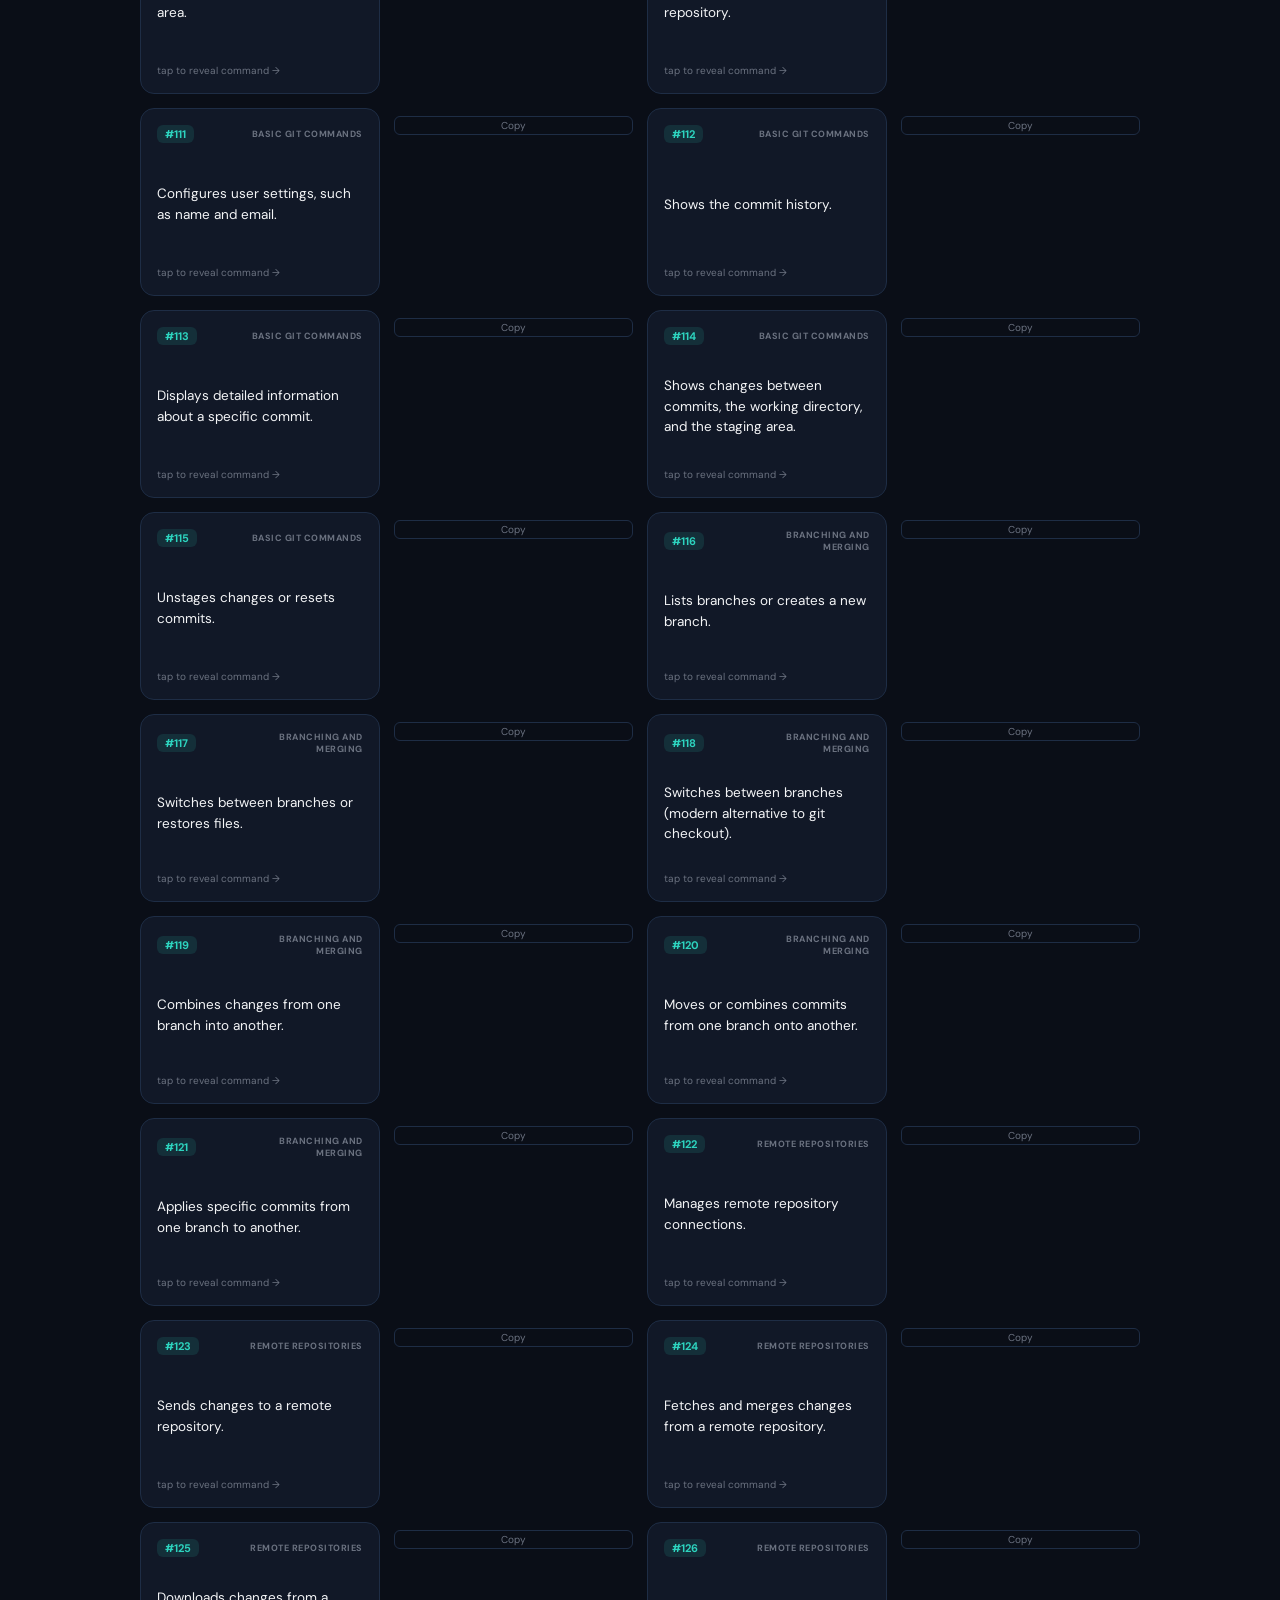
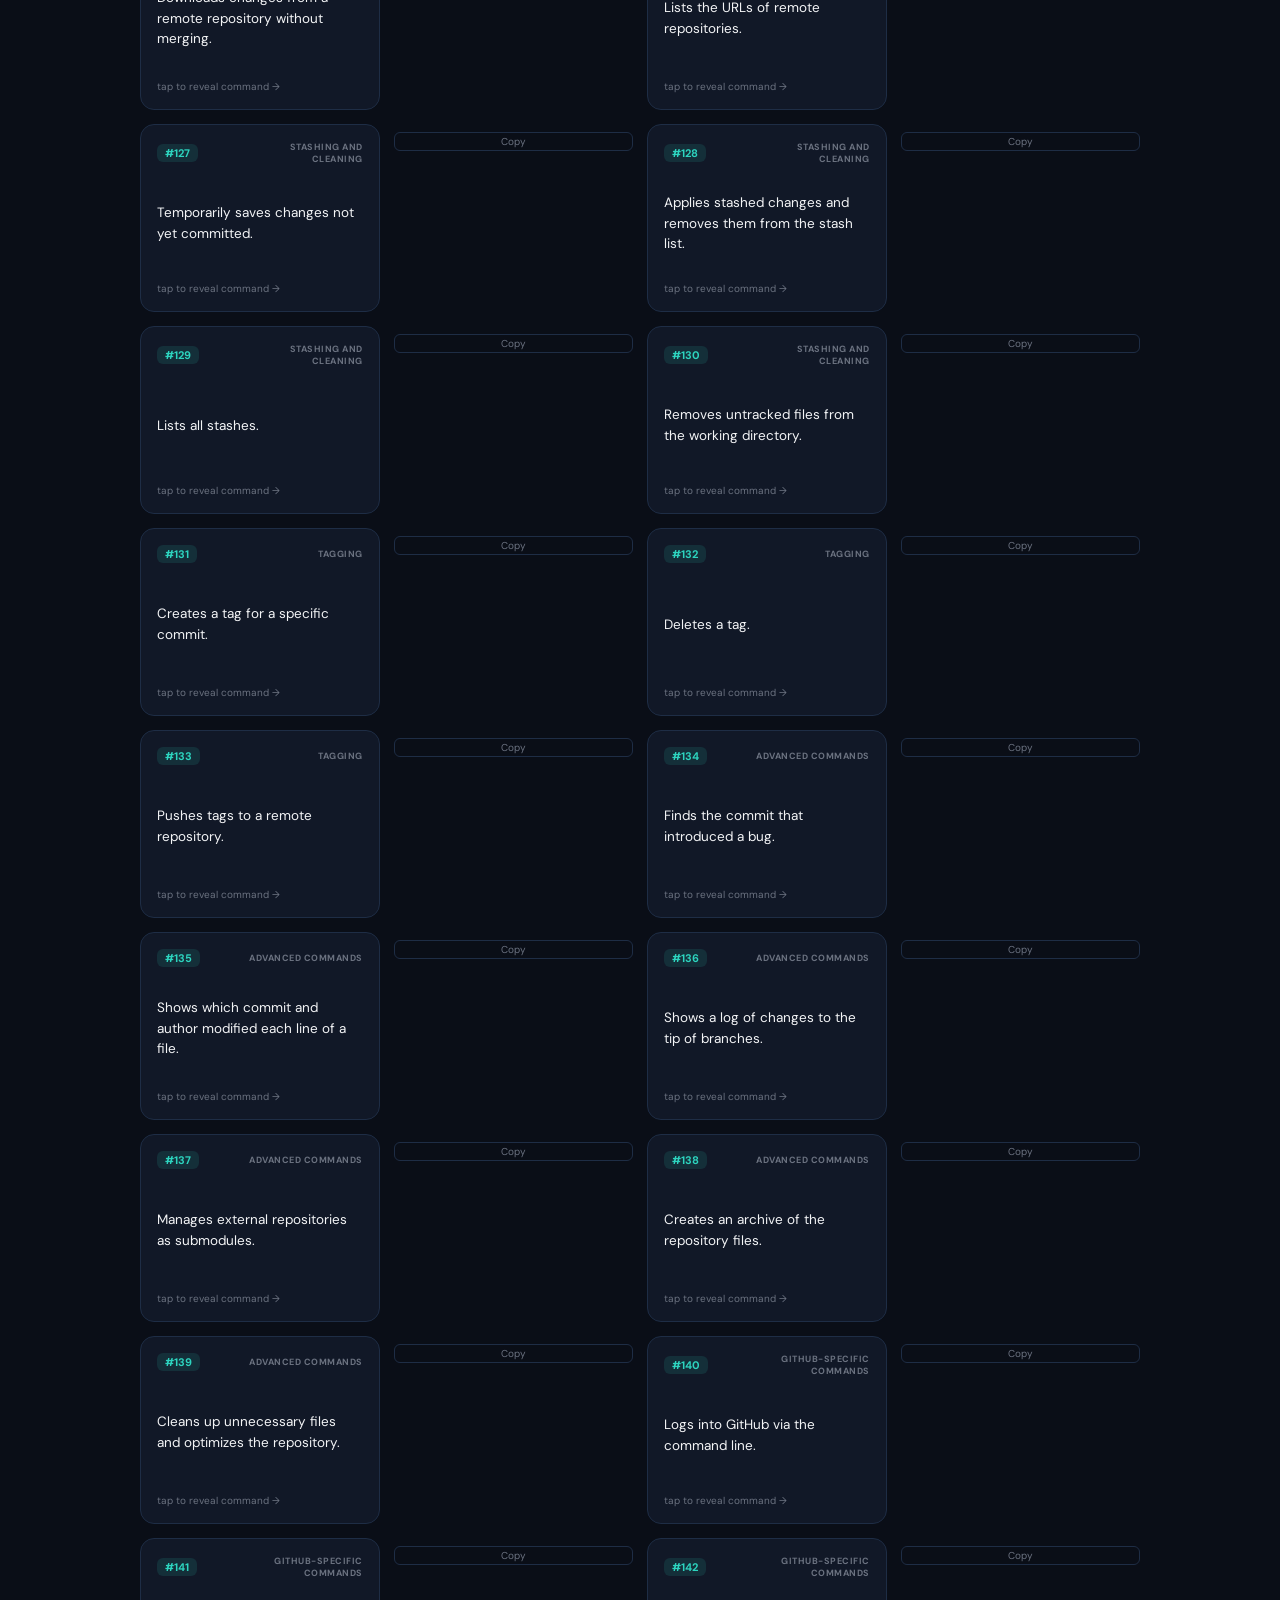
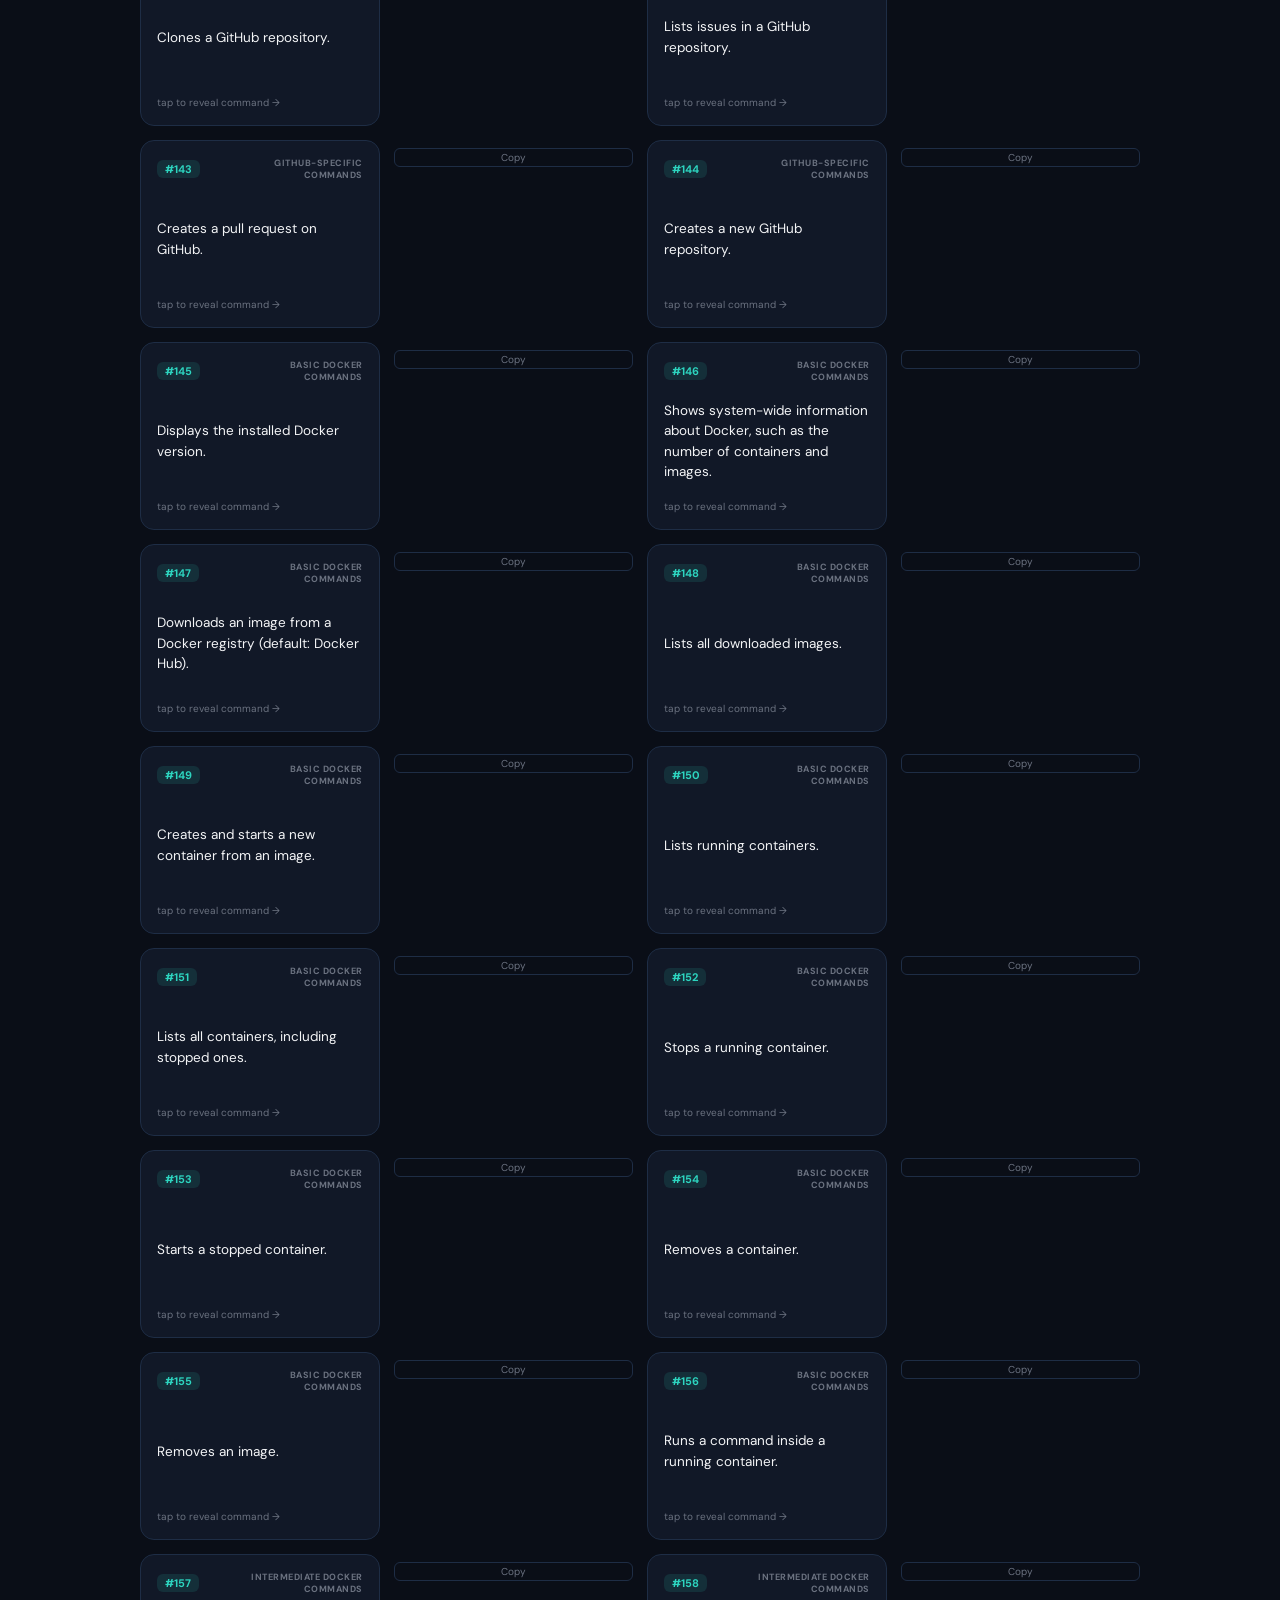
<file: devops_commands.html>
<!DOCTYPE html>
<html lang="en">
<head>
<meta charset="UTF-8">
<meta name="viewport" content="width=device-width, initial-scale=1.0">
<title>DevOps Commands — Card &amp; List Reference</title>
<link href="https://fonts.googleapis.com/css2?family=JetBrains+Mono:wght@400;600&family=DM+Sans:wght@400;500;600;700&display=swap" rel="stylesheet">
<link rel="stylesheet" href="assets/css/commands.css">
</head>
<body>
<div class="cmd-topbar">
  <a class="home-link" href="index.html">← Guides</a>
  <span class="cmd-title" id="guide-title"></span>
  <div class="view-toggle" id="view-toggle">
    <button type="button" data-view="card" class="active">▦ Cards</button>
    <button type="button" data-view="list">▤ List</button>
  </div>
</div>
<div class="cmd-main">
  <div class="cmd-controls">
    <input id="cmd-search" class="cmd-search" type="text" placeholder="Search commands or descriptions…" autocomplete="off">
    <div class="cmd-chips" id="cmd-chips"></div>
  </div>
  <div class="cmd-count" id="cmd-count"></div>
  <div class="cmd-card-view" id="card-view"></div>
  <div class="cmd-list-view" id="list-view"></div>
</div>
<div class="toast" id="toast"></div>

<script>window.GUIDE_TITLE = '⌨️ DevOps Commands';</script>
<script src="assets/js/data/devops-commands/01-linux.js"></script>
<script src="assets/js/data/devops-commands/02-git.js"></script>
<script src="assets/js/data/devops-commands/03-docker.js"></script>
<script src="assets/js/data/devops-commands/04-kubernetes.js"></script>
<script src="assets/js/data/devops-commands/05-helm.js"></script>
<script src="assets/js/data/devops-commands/06-terraform.js"></script>
<script src="assets/js/commands-renderer.js"></script>
</body>
</html>
</file>
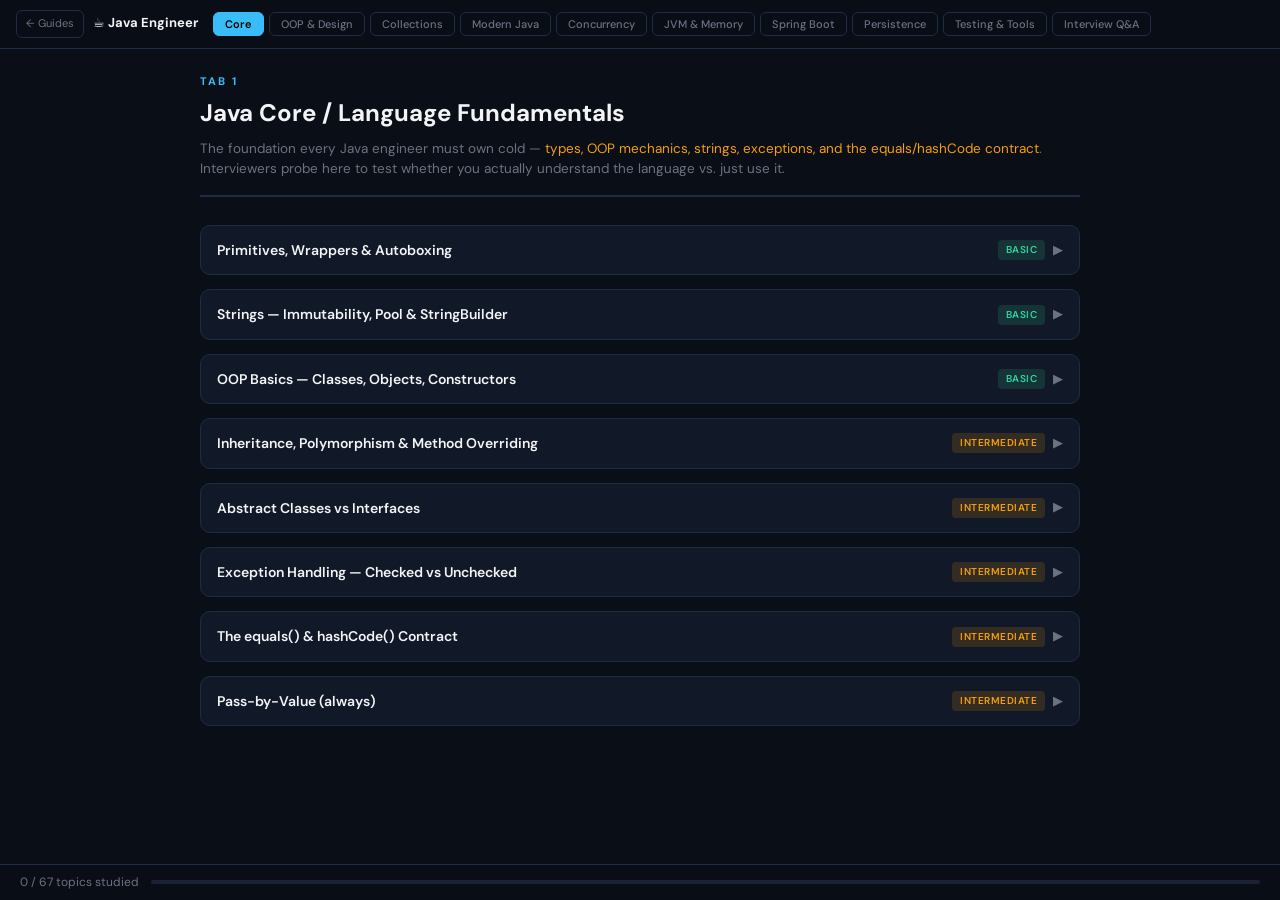
<file: java_developer_guide.html>
<!DOCTYPE html>
<html lang="en">
<head>
<meta charset="UTF-8">
<meta name="viewport" content="width=device-width, initial-scale=1.0">
<title>Java Developer — Complete Guide</title>
<link href="https://fonts.googleapis.com/css2?family=JetBrains+Mono:wght@400;600&family=DM+Sans:wght@400;500;600;700&display=swap" rel="stylesheet">
<link rel="stylesheet" href="assets/css/guide.css">
</head>
<body>
<div class="topbar" id="topbar">
  <a class="home-link" href="index.html">← Guides</a>
  <span class="topbar-title" id="guide-title"></span>
</div>
<div class="main" id="main"></div>
<div class="progress-bar">
  <span id="prog-text">0 / 0 topics studied</span>
  <div class="progress-track"><div class="progress-fill" id="prog-fill" style="width:0%"></div></div>
</div>
<script>window.GUIDE_TITLE = '☕ Java Engineer';</script>
<script src="assets/js/data/java/01-core.js"></script>
<script src="assets/js/data/java/02-oop-design.js"></script>
<script src="assets/js/data/java/03-collections.js"></script>
<script src="assets/js/data/java/04-modern-java.js"></script>
<script src="assets/js/data/java/05-concurrency.js"></script>
<script src="assets/js/data/java/06-jvm-memory.js"></script>
<script src="assets/js/data/java/07-spring-boot.js"></script>
<script src="assets/js/data/java/08-persistence.js"></script>
<script src="assets/js/data/java/09-testing-tools.js"></script>
<script src="assets/js/data/java/10-interview-qa.js"></script>
<script src="assets/js/guide-renderer.js"></script>
</body>
</html>
</file>
<file: assets/css/landing.css>
/* Landing page styles. */
:root {
  --bg: #0a0e17; --surface: #111827; --surface2: #1a2234;
  --border: #1e2d45; --text: #d1d5db; --text-bright: #f3f4f6;
  --muted: #6b7280;
  --accent1: #38bdf8; --accent2: #f59e0b; --accent3: #34d399; --accent4: #a78bfa;
  --accent5: #fb7185; --accent6: #2dd4bf; --accent7: #e879f9; --accent8: #f97316;
}
* { box-sizing: border-box; margin: 0; padding: 0; }
body { font-family: 'DM Sans', system-ui, sans-serif; background: var(--bg); color: var(--text); line-height: 1.6; min-height: 100vh; }
.wrap { max-width: 880px; margin: 0 auto; padding: 64px 20px 80px; }
.hero { margin-bottom: 44px; }
.eyebrow { font-size: 12px; font-weight: 700; letter-spacing: 2px; text-transform: uppercase; color: var(--accent1); margin-bottom: 10px; }
h1 { font-size: clamp(30px, 4vw, 46px); font-weight: 700; color: var(--text-bright); line-height: 1.1; margin-bottom: 14px; }
.lede { font-size: 15px; color: var(--muted); max-width: 620px; }
.grid { display: grid; grid-template-columns: repeat(auto-fit, minmax(250px, 1fr)); gap: 18px; }
.card { display: block; text-decoration: none; background: var(--surface); border: 1px solid var(--border); border-radius: 14px; padding: 22px; transition: transform .18s, border-color .18s; }
.card:hover { transform: translateY(-3px); border-color: var(--accent-card, var(--accent1)); }
.card-icon { font-size: 28px; margin-bottom: 12px; }
.card-title { font-size: 17px; font-weight: 700; color: var(--text-bright); margin-bottom: 6px; }
.card-desc { font-size: 13px; color: var(--muted); margin-bottom: 14px; }
.card-meta { font-size: 11px; font-weight: 600; letter-spacing: .5px; text-transform: uppercase; color: var(--accent-card, var(--accent1)); }
.footer { margin-top: 52px; padding-top: 22px; border-top: 1px solid var(--border); font-size: 12px; color: var(--muted); display: flex; gap: 14px; flex-wrap: wrap; }
.footer a { color: var(--accent1); text-decoration: none; }
.footer a:hover { text-decoration: underline; }
</file>
<file: assets/css/guide.css>
/* Shared styles for the tabbed "AREAS" guides (Java + DevOps interview prep). */
:root {
  --bg: #0a0e17; --surface: #111827; --surface2: #1a2234;
  --border: #1e2d45; --text: #d1d5db; --text-bright: #f3f4f6;
  --muted: #6b7280;
  --accent1: #38bdf8; --accent2: #f59e0b; --accent3: #34d399;
  --accent4: #a78bfa; --accent5: #fb7185; --accent6: #2dd4bf;
  --accent7: #e879f9; --accent8: #f97316;
  --code-bg: #070b14;
}
* { box-sizing: border-box; margin: 0; padding: 0; }
body { font-family: 'DM Sans', system-ui, sans-serif; background: var(--bg); color: var(--text); line-height: 1.6; }

.topbar { position: sticky; top: 0; z-index: 100; background: rgba(10,14,23,0.92); backdrop-filter: blur(12px); border-bottom: 1px solid var(--border); padding: 10px 16px; display: flex; gap: 5px; flex-wrap: wrap; align-items: center; }
.topbar-title { font-weight: 700; color: var(--text-bright); font-size: 13px; margin-right: 10px; white-space: nowrap; }
.home-link { font-size: 11px; color: var(--muted); text-decoration: none; border: 1px solid var(--border); border-radius: 6px; padding: 4px 9px; margin-right: 4px; transition: all .15s; }
.home-link:hover { color: var(--accent1); border-color: var(--accent1); }
.nav-btn { padding: 4px 11px; border-radius: 6px; border: 1px solid var(--border); background: transparent; color: var(--muted); font-size: 11px; font-weight: 500; cursor: pointer; transition: all .15s; font-family: inherit; white-space: nowrap; }
.nav-btn:hover { border-color: var(--accent1); color: var(--accent1); }
.nav-btn.active { background: var(--accent1); color: #000; border-color: var(--accent1); font-weight: 600; }

.main { max-width: 920px; margin: 0 auto; padding: 24px 20px 80px; }
.area-header { margin-bottom: 28px; padding-bottom: 16px; border-bottom: 2px solid var(--border); }
.area-number { font-size: 11px; font-weight: 700; letter-spacing: 2px; text-transform: uppercase; margin-bottom: 4px; }
.area-title { font-size: 24px; font-weight: 700; color: var(--text-bright); margin-bottom: 6px; }
.area-what { font-size: 13.5px; color: var(--muted); line-height: 1.5; }
.area-what em { color: var(--accent2); font-style: normal; }

.topic { background: var(--surface); border: 1px solid var(--border); border-radius: 10px; margin-bottom: 14px; overflow: hidden; }
.topic-head { padding: 13px 16px; cursor: pointer; display: flex; justify-content: space-between; align-items: center; transition: background .15s; }
.topic-head:hover { background: var(--surface2); }
.topic-name { font-size: 14px; font-weight: 600; color: var(--text-bright); }
.topic-tag { font-size: 10px; font-weight: 600; padding: 2px 8px; border-radius: 4px; letter-spacing: .5px; text-transform: uppercase; }
.tag-must, .tag-adv { background: rgba(251,113,133,0.15); color: var(--accent5); }
.tag-likely, .tag-inter { background: rgba(245,158,11,0.15); color: var(--accent2); }
.tag-possible { background: rgba(56,189,248,0.15); color: var(--accent1); }
.tag-basic { background: rgba(52,211,153,0.15); color: var(--accent3); }
.chevron { color: var(--muted); transition: transform .2s; font-size: 13px; }
.topic.open .chevron { transform: rotate(90deg); }
.topic-body { display: none; padding: 0 16px 16px; }
.topic.open .topic-body { display: block; }

.explanation { font-size: 13px; color: var(--text); margin-bottom: 12px; line-height: 1.65; }
.explanation strong { color: var(--text-bright); }
.explanation code, .q-answer code { background: var(--surface2); padding: 1px 5px; border-radius: 4px; font-family: 'JetBrains Mono', monospace; font-size: 11.5px; color: var(--accent6); }

.code-wrap { position: relative; background: var(--code-bg); border: 1px solid var(--border); border-radius: 8px; margin: 10px 0 12px; overflow: hidden; }
.code-label { display: flex; justify-content: space-between; align-items: center; padding: 4px 12px; background: rgba(30,45,69,0.5); border-bottom: 1px solid var(--border); }
.code-lang { font-size: 10px; font-weight: 700; letter-spacing: 1px; text-transform: uppercase; }
.code-lang.py { color: var(--accent3); }
.code-lang.java { color: var(--accent1); }
.code-lang.bash { color: var(--accent2); }
.code-lang.concept { color: var(--accent4); }
.code-lang.yaml { color: var(--accent6); }
.code-lang.hcl { color: var(--accent8); }
.code-lang.sql { color: var(--accent8); }
.code-lang.xml { color: var(--accent7); }
.copy-btn { background: none; border: 1px solid var(--border); border-radius: 4px; color: var(--muted); font-size: 10px; padding: 1px 7px; cursor: pointer; font-family: inherit; }
.copy-btn:hover { color: var(--text-bright); border-color: var(--muted); }
pre { margin: 0; padding: 12px; overflow-x: auto; font-family: 'JetBrains Mono', monospace; font-size: 12px; line-height: 1.55; color: #e2e8f0; }

.phrase { background: var(--surface2); border-left: 3px solid var(--accent3); padding: 9px 13px; border-radius: 0 6px 6px 0; margin: 10px 0; font-size: 12.5px; }
.phrase-label { font-size: 10px; font-weight: 700; color: var(--accent3); text-transform: uppercase; letter-spacing: 1px; margin-bottom: 3px; }
.gotcha { background: rgba(251,113,133,0.06); border-left: 3px solid var(--accent5); padding: 9px 13px; border-radius: 0 6px 6px 0; margin: 10px 0; font-size: 12.5px; }
.gotcha-label { font-size: 10px; font-weight: 700; color: var(--accent5); text-transform: uppercase; letter-spacing: 1px; margin-bottom: 3px; }
.q-block { background: rgba(56,189,248,0.05); border: 1px solid rgba(56,189,248,0.15); border-radius: 8px; padding: 11px 13px; margin: 10px 0; }
.q-label { font-size: 10px; font-weight: 700; color: var(--accent1); text-transform: uppercase; letter-spacing: 1px; margin-bottom: 5px; }
.q-text { font-size: 13px; color: var(--text-bright); font-weight: 500; margin-bottom: 5px; }
.q-answer { font-size: 12.5px; color: var(--text); line-height: 1.6; }
.q-answer strong { color: var(--text-bright); }

.progress-bar { position: fixed; bottom: 0; left: 0; right: 0; background: rgba(10,14,23,0.95); backdrop-filter: blur(8px); border-top: 1px solid var(--border); padding: 8px 20px; display: flex; align-items: center; gap: 12px; font-size: 12px; color: var(--muted); z-index: 100; }
.progress-track { flex: 1; height: 4px; background: var(--surface2); border-radius: 2px; overflow: hidden; }
.progress-fill { height: 100%; background: var(--accent3); border-radius: 2px; transition: width .3s; }
.area { display: none; }
.area.visible { display: block; }
</file>
<file: assets/css/cheatsheet.css>
/* Styles for the Python & Bash accordion cheat sheet. */
* { box-sizing: border-box; margin: 0; padding: 0; }
body {
  font-family: 'Segoe UI', system-ui, -apple-system, sans-serif;
  background: #0d1117;
  color: #c9d1d9;
  padding: 20px;
  line-height: 1.5;
}
.home-link { display: inline-block; font-size: 12px; color: #8b949e; text-decoration: none; border: 1px solid #21262d; border-radius: 6px; padding: 4px 9px; margin-bottom: 16px; transition: all .15s; }
.home-link:hover { color: #58a6ff; border-color: #58a6ff; }
h1 { color: #f0f6fc; font-size: 22px; margin-bottom: 4px; }
.subtitle { color: #8b949e; font-size: 13px; margin-bottom: 24px; }
.section { margin-bottom: 36px; border: 1px solid #21262d; border-radius: 8px; overflow: hidden; }
.section-header {
  background: #161b22;
  padding: 12px 16px;
  cursor: pointer;
  display: flex;
  justify-content: space-between;
  align-items: center;
}
.section-header:hover { background: #1c2128; }
.section-title { font-size: 15px; font-weight: 600; color: #f0f6fc; }
.section-hint { font-size: 12px; color: #f0883e; font-style: italic; margin-top: 2px; }
.section-body { display: none; padding: 16px; }
.section.open .section-body { display: block; }
.section.open .arrow { transform: rotate(90deg); }
.arrow { color: #8b949e; transition: transform 0.2s; font-size: 14px; }
.memorize {
  background: #1c1007;
  border: 1px solid rgba(240,136,62,0.25);
  border-radius: 6px;
  padding: 10px 14px;
  margin-bottom: 14px;
  font-size: 13px;
}
.memorize strong { color: #f0883e; }
.memorize code { color: #ffa657; font-family: 'SF Mono', 'Fira Code', monospace; font-size: 12px; }
.lang-tabs { display: flex; gap: 6px; margin-bottom: 10px; }
.lang-tab {
  padding: 4px 14px;
  border-radius: 4px;
  border: none;
  font-size: 12px;
  font-weight: 600;
  cursor: pointer;
  background: #21262d;
  color: #8b949e;
}
.lang-tab.active-py { background: #238636; color: #fff; }
.lang-tab.active-bash { background: #f0883e; color: #fff; }
pre {
  background: #010409;
  border: 1px solid #21262d;
  border-radius: 6px;
  padding: 14px;
  overflow-x: auto;
  font-size: 12.5px;
  line-height: 1.55;
  font-family: 'SF Mono', 'Fira Code', 'Consolas', monospace;
  color: #c9d1d9;
}
.code-block { position: relative; }
.copy-btn {
  position: absolute;
  top: 8px;
  right: 8px;
  background: #21262d;
  border: 1px solid #30363d;
  color: #8b949e;
  font-size: 11px;
  padding: 2px 8px;
  border-radius: 4px;
  cursor: pointer;
}
.copy-btn:hover { background: #30363d; color: #f0f6fc; }
.tips { margin-top: 28px; border-top: 1px solid #21262d; padding-top: 20px; }
.tips h2 { font-size: 16px; color: #f0f6fc; margin-bottom: 12px; }
.tip {
  display: flex;
  gap: 10px;
  align-items: flex-start;
  padding: 8px 12px;
  background: #161b22;
  border: 1px solid #21262d;
  border-radius: 6px;
  margin-bottom: 6px;
  font-size: 13px;
}
.tip-icon { font-size: 16px; flex-shrink: 0; }
</file>
<file: assets/css/commands.css>
/* Styles for the DevOps Commands reference — card-flip and table views. */
:root {
  --bg: #0a0e17; --surface: #111827; --surface2: #1a2234;
  --border: #1e2d45; --text: #d1d5db; --text-bright: #f3f4f6;
  --muted: #6b7280;
  --accent1: #38bdf8; --accent2: #f59e0b; --accent3: #34d399;
  --accent4: #a78bfa; --accent5: #fb7185; --accent6: #2dd4bf;
  --accent7: #e879f9; --accent8: #f97316;
  --code-bg: #070b14;
}
* { box-sizing: border-box; margin: 0; padding: 0; }
body { font-family: 'DM Sans', system-ui, sans-serif; background: var(--bg); color: var(--text); line-height: 1.6; }

/* ---- Top bar ---- */
.cmd-topbar { position: sticky; top: 0; z-index: 100; background: rgba(10,14,23,0.92); backdrop-filter: blur(12px); border-bottom: 1px solid var(--border); padding: 10px 16px; display: flex; gap: 12px; align-items: center; flex-wrap: wrap; }
.home-link { font-size: 11px; color: var(--muted); text-decoration: none; border: 1px solid var(--border); border-radius: 6px; padding: 4px 9px; transition: all .15s; }
.home-link:hover { color: var(--accent6); border-color: var(--accent6); }
.cmd-title { font-weight: 700; color: var(--text-bright); font-size: 14px; white-space: nowrap; }
.view-toggle { margin-left: auto; display: inline-flex; border: 1px solid var(--border); border-radius: 8px; overflow: hidden; }
.view-toggle button { background: transparent; color: var(--muted); border: none; font-family: inherit; font-size: 12px; font-weight: 600; padding: 6px 14px; cursor: pointer; transition: all .15s; }
.view-toggle button:hover { color: var(--text-bright); }
.view-toggle button.active { background: var(--accent6); color: #06241f; }

/* ---- Controls ---- */
.cmd-main { max-width: 1040px; margin: 0 auto; padding: 20px; }
.cmd-controls { display: flex; flex-direction: column; gap: 12px; margin-bottom: 16px; }
.cmd-search { width: 100%; padding: 11px 14px; border-radius: 10px; border: 1px solid var(--border); background: var(--surface); color: var(--text-bright); font-size: 14px; font-family: inherit; }
.cmd-search:focus { outline: none; border-color: var(--accent6); }
.cmd-chips { display: flex; gap: 7px; flex-wrap: wrap; }
.chip { font-size: 11px; font-weight: 600; padding: 4px 11px; border-radius: 20px; border: 1px solid var(--border); background: transparent; color: var(--muted); cursor: pointer; transition: all .15s; font-family: inherit; }
.chip:hover { color: var(--text-bright); border-color: var(--muted); }
.chip.active { background: var(--accent6); color: #06241f; border-color: var(--accent6); }
.cmd-count { font-size: 12px; color: var(--muted); margin-bottom: 14px; }

/* ---- Card (flip) view ---- */
.cmd-card-view { display: grid; grid-template-columns: repeat(auto-fill, minmax(230px, 1fr)); gap: 14px; }
.flip-card { background: transparent; height: 188px; perspective: 1000px; cursor: pointer; border: none; padding: 0; font-family: inherit; text-align: left; }
.flip-card:focus-visible { outline: 2px solid var(--accent6); outline-offset: 3px; border-radius: 14px; }
.flip-inner { position: relative; width: 100%; height: 100%; transition: transform .55s cubic-bezier(0.16,1,0.3,1); transform-style: preserve-3d; }
.flip-card.flipped .flip-inner { transform: rotateY(180deg); }
.flip-face { position: absolute; inset: 0; backface-visibility: hidden; -webkit-backface-visibility: hidden; border: 1px solid var(--border); border-radius: 14px; padding: 16px; display: flex; flex-direction: column; overflow: hidden; }
.flip-front { background: var(--surface); }
.flip-front:hover { border-color: var(--accent6); }
.flip-back { background: linear-gradient(160deg, var(--surface2), var(--surface)); transform: rotateY(180deg); }
.card-top { display: flex; justify-content: space-between; align-items: center; margin-bottom: 10px; }
.card-num { font-size: 11px; font-weight: 700; color: var(--accent6); background: rgba(45,212,191,0.12); border-radius: 6px; padding: 2px 8px; }
.card-cat { font-size: 9px; font-weight: 700; letter-spacing: .5px; text-transform: uppercase; color: var(--muted); text-align: right; max-width: 60%; }
.card-question { flex: 1; display: flex; align-items: center; font-size: 13.5px; color: var(--text-bright); line-height: 1.5; overflow-y: auto; }
.card-front-hint { font-size: 10px; color: var(--muted); margin-top: 10px; }
.card-answer { flex: 1; display: flex; align-items: center; font-family: 'JetBrains Mono', monospace; font-size: 17px; font-weight: 600; color: var(--accent6); word-break: break-word; line-height: 1.35; }
.card-example { font-family: 'JetBrains Mono', monospace; font-size: 11px; color: var(--muted); margin-top: 6px; word-break: break-word; }
.card-copy { align-self: flex-start; margin-top: 8px; background: none; border: 1px solid var(--border); border-radius: 6px; color: var(--muted); font-size: 10px; padding: 2px 9px; cursor: pointer; font-family: inherit; }
.card-copy:hover { color: var(--text-bright); border-color: var(--accent6); }

/* ---- List (table) view ---- */
.cmd-list-view { display: none; }
.cmd-table { width: 100%; border-collapse: collapse; border: 1px solid var(--border); border-radius: 12px; overflow: hidden; }
.cmd-table thead th { position: sticky; top: 56px; background: var(--surface2); color: var(--text-bright); font-size: 11px; font-weight: 700; letter-spacing: .5px; text-transform: uppercase; text-align: left; padding: 11px 14px; border-bottom: 1px solid var(--border); }
.cmd-table td { padding: 10px 14px; border-bottom: 1px solid var(--border); font-size: 13px; vertical-align: top; }
.cmd-table tbody tr:hover { background: var(--surface); }
.col-num { width: 56px; color: var(--accent6); font-weight: 700; font-size: 12px; }
.col-cmd { width: 30%; }
.col-cmd code { font-family: 'JetBrains Mono', monospace; font-size: 12.5px; color: var(--text-bright); background: var(--code-bg); border: 1px solid var(--border); border-radius: 6px; padding: 2px 8px; cursor: pointer; display: inline-block; }
.col-cmd code:hover { border-color: var(--accent6); }
.cat-row td { background: rgba(45,212,191,0.06); color: var(--accent6); font-weight: 700; font-size: 12px; letter-spacing: .5px; text-transform: uppercase; padding: 9px 14px; border-bottom: 1px solid var(--border); }

.is-hidden { display: none !important; }
.no-match { text-align: center; color: var(--muted); font-size: 14px; padding: 40px 20px; }
.toast { position: fixed; bottom: 24px; left: 50%; transform: translateX(-50%); background: var(--accent6); color: #06241f; font-size: 12px; font-weight: 600; padding: 8px 16px; border-radius: 8px; opacity: 0; transition: opacity .2s; pointer-events: none; z-index: 200; }
.toast.show { opacity: 1; }

@media (max-width: 560px) {
  .col-cmd { width: 40%; }
  .cmd-card-view { grid-template-columns: repeat(auto-fill, minmax(160px, 1fr)); }
}
</file>
